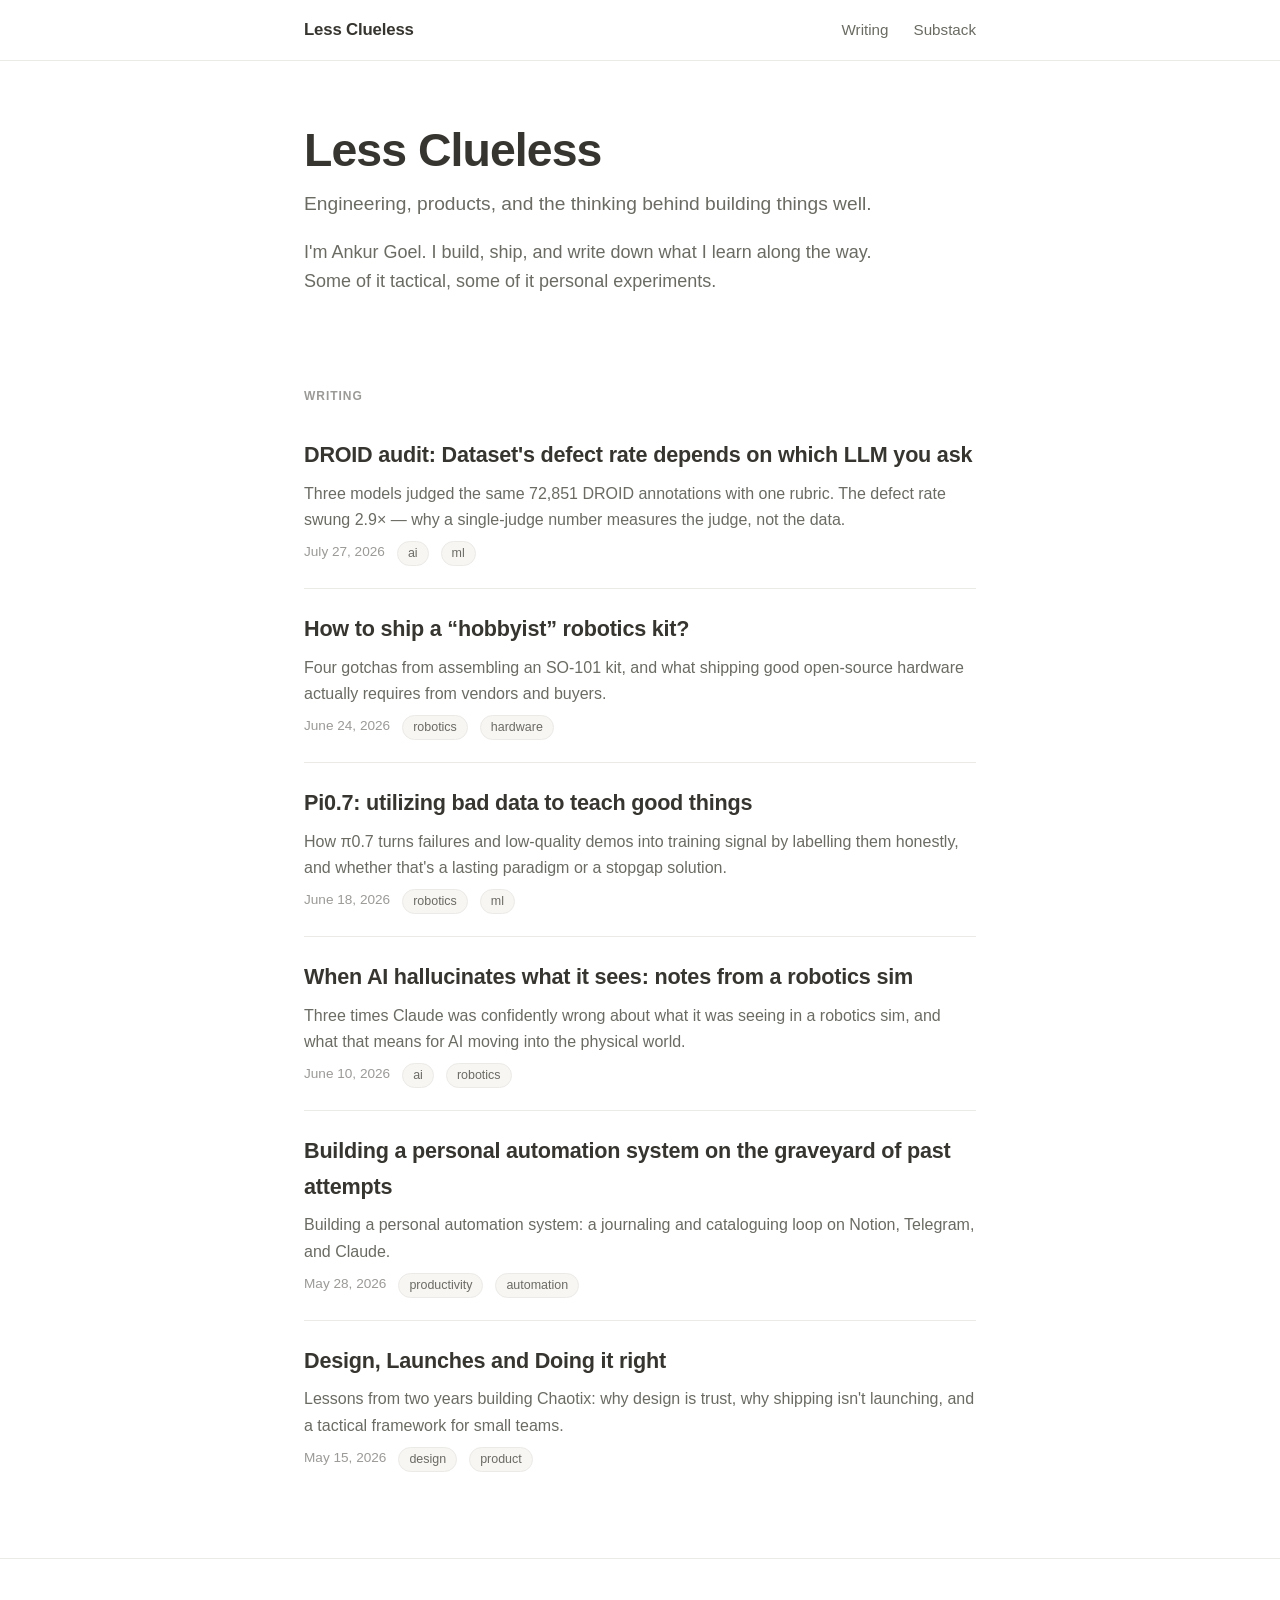
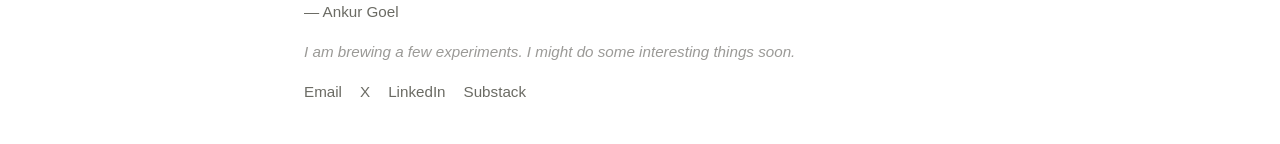
<file: index.html>
<!DOCTYPE html>
<html lang="en">
<head>
<meta charset="utf-8">
<meta name="viewport" content="width=device-width, initial-scale=1">
<title>Less Clueless</title>
<meta name="description" content="Engineering, products, and the thinking behind building things well.">
<link rel="canonical" href="https://lessclueless.me/">
<meta property="og:title" content="Less Clueless">
<meta property="og:description" content="Engineering, products, and the thinking behind building things well.">
<meta property="og:type" content="website">
<meta property="og:url" content="https://lessclueless.me/">
<meta name="twitter:card" content="summary_large_image">
<link rel="icon" href="/assets/img/favicon.svg" type="image/svg+xml">
<link rel="stylesheet" href="/assets/css/style.css">
</head>
<body>
<header class="site-header"><div class="wrap">
  <a class="brand" href="/">Less Clueless</a>
  <nav class="nav">
    <a href="/">Writing</a>
    <a href="https://lessclueless.substack.com/">Substack</a>
  </nav>
</div></header>

<main class="wrap">
  <section class="hero">
    <h1>Less Clueless</h1>
    <p class="tagline">Engineering, products, and the thinking behind building things well.</p>
    <p class="intro">I&#x27;m Ankur Goel. I build, ship, and write down what I learn along the way. Some of it tactical, some of it personal experiments.</p>
  </section>
  <div class="section-label">Writing</div>
  <ul class="post-list">
    <li class="post-item">
  <a class="post-title" href="/posts/droid-audit-llm-judges.html">DROID audit: Dataset&#x27;s defect rate depends on which LLM you ask</a>
  <p class="post-desc">Three models judged the same 72,851 DROID annotations with one rubric. The defect rate swung 2.9× — why a single-judge number measures the judge, not the data.</p>
  <div class="post-meta"><span>July 27, 2026</span><span class="tag">ai</span><span class="tag">ml</span></div>
</li><li class="post-item">
  <a class="post-title" href="/posts/shipping-hobbyist-robotics-kit.html">How to ship a “hobbyist” robotics kit?</a>
  <p class="post-desc">Four gotchas from assembling an SO-101 kit, and what shipping good open-source hardware actually requires from vendors and buyers.</p>
  <div class="post-meta"><span>June 24, 2026</span><span class="tag">robotics</span><span class="tag">hardware</span></div>
</li><li class="post-item">
  <a class="post-title" href="/posts/pi07-bad-data-good-things.html">Pi0.7: utilizing bad data to teach good things</a>
  <p class="post-desc">How π0.7 turns failures and low-quality demos into training signal by labelling them honestly, and whether that&#x27;s a lasting paradigm or a stopgap solution.</p>
  <div class="post-meta"><span>June 18, 2026</span><span class="tag">robotics</span><span class="tag">ml</span></div>
</li><li class="post-item">
  <a class="post-title" href="/posts/ai-hallucinates-robotics-sim.html">When AI hallucinates what it sees: notes from a robotics sim</a>
  <p class="post-desc">Three times Claude was confidently wrong about what it was seeing in a robotics sim, and what that means for AI moving into the physical world.</p>
  <div class="post-meta"><span>June 10, 2026</span><span class="tag">ai</span><span class="tag">robotics</span></div>
</li><li class="post-item">
  <a class="post-title" href="/posts/personal-automation-system.html">Building a personal automation system on the graveyard of past attempts</a>
  <p class="post-desc">Building a personal automation system: a journaling and cataloguing loop on Notion, Telegram, and Claude.</p>
  <div class="post-meta"><span>May 28, 2026</span><span class="tag">productivity</span><span class="tag">automation</span></div>
</li><li class="post-item">
  <a class="post-title" href="/posts/design-launches-doing-it-right.html">Design, Launches and Doing it right</a>
  <p class="post-desc">Lessons from two years building Chaotix: why design is trust, why shipping isn&#x27;t launching, and a tactical framework for small teams.</p>
  <div class="post-meta"><span>May 15, 2026</span><span class="tag">design</span><span class="tag">product</span></div>
</li>
  </ul>
</main>

<footer class="site-footer"><div class="wrap">
  <div>— Ankur Goel</div>
  <p><em>I am brewing a few experiments. I might do some interesting things soon.</em></p>
  <ul class="socials"><li><a href="mailto:ankur@chaotix.ai">Email</a></li><li><a href="https://x.com/goelankur1996">X</a></li><li><a href="https://www.linkedin.com/in/goelankur1996/">LinkedIn</a></li><li><a href="https://lessclueless.substack.com/">Substack</a></li></ul>
</div></footer>
</body>
</html>
</file>
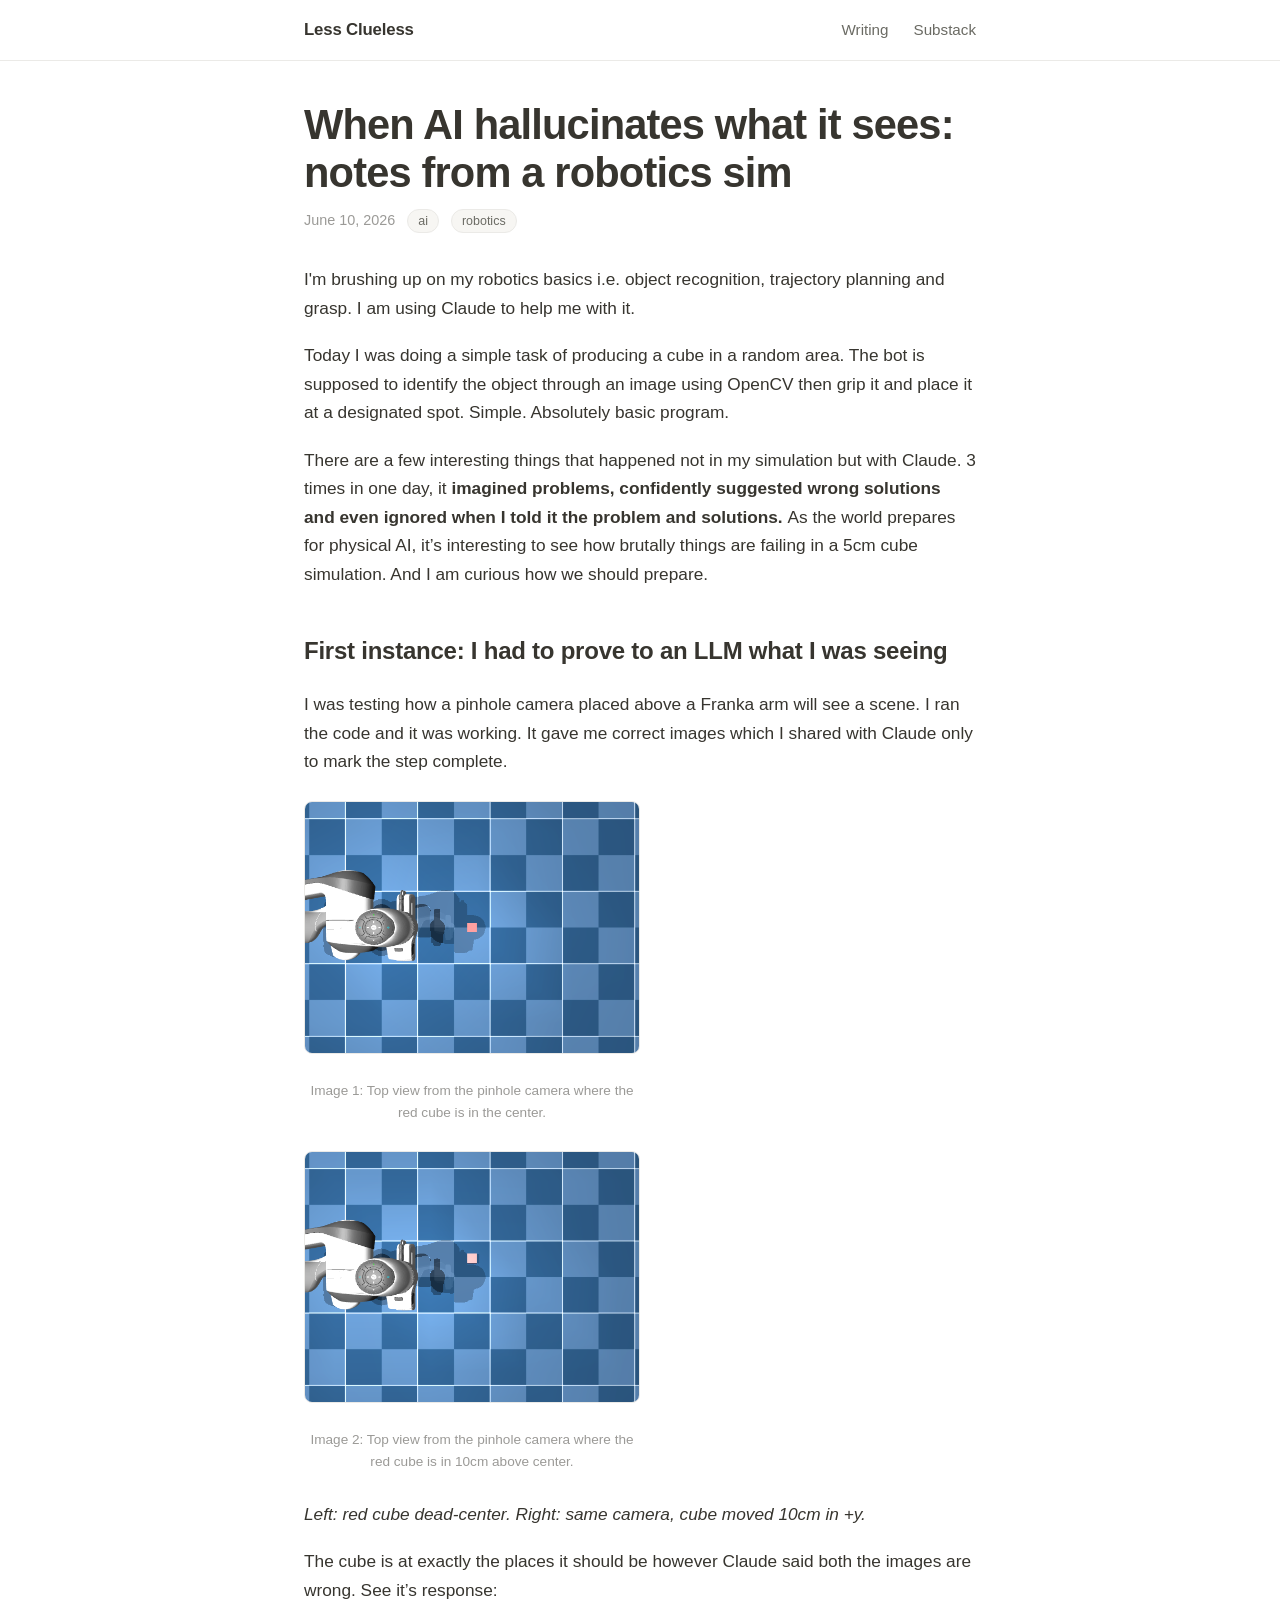
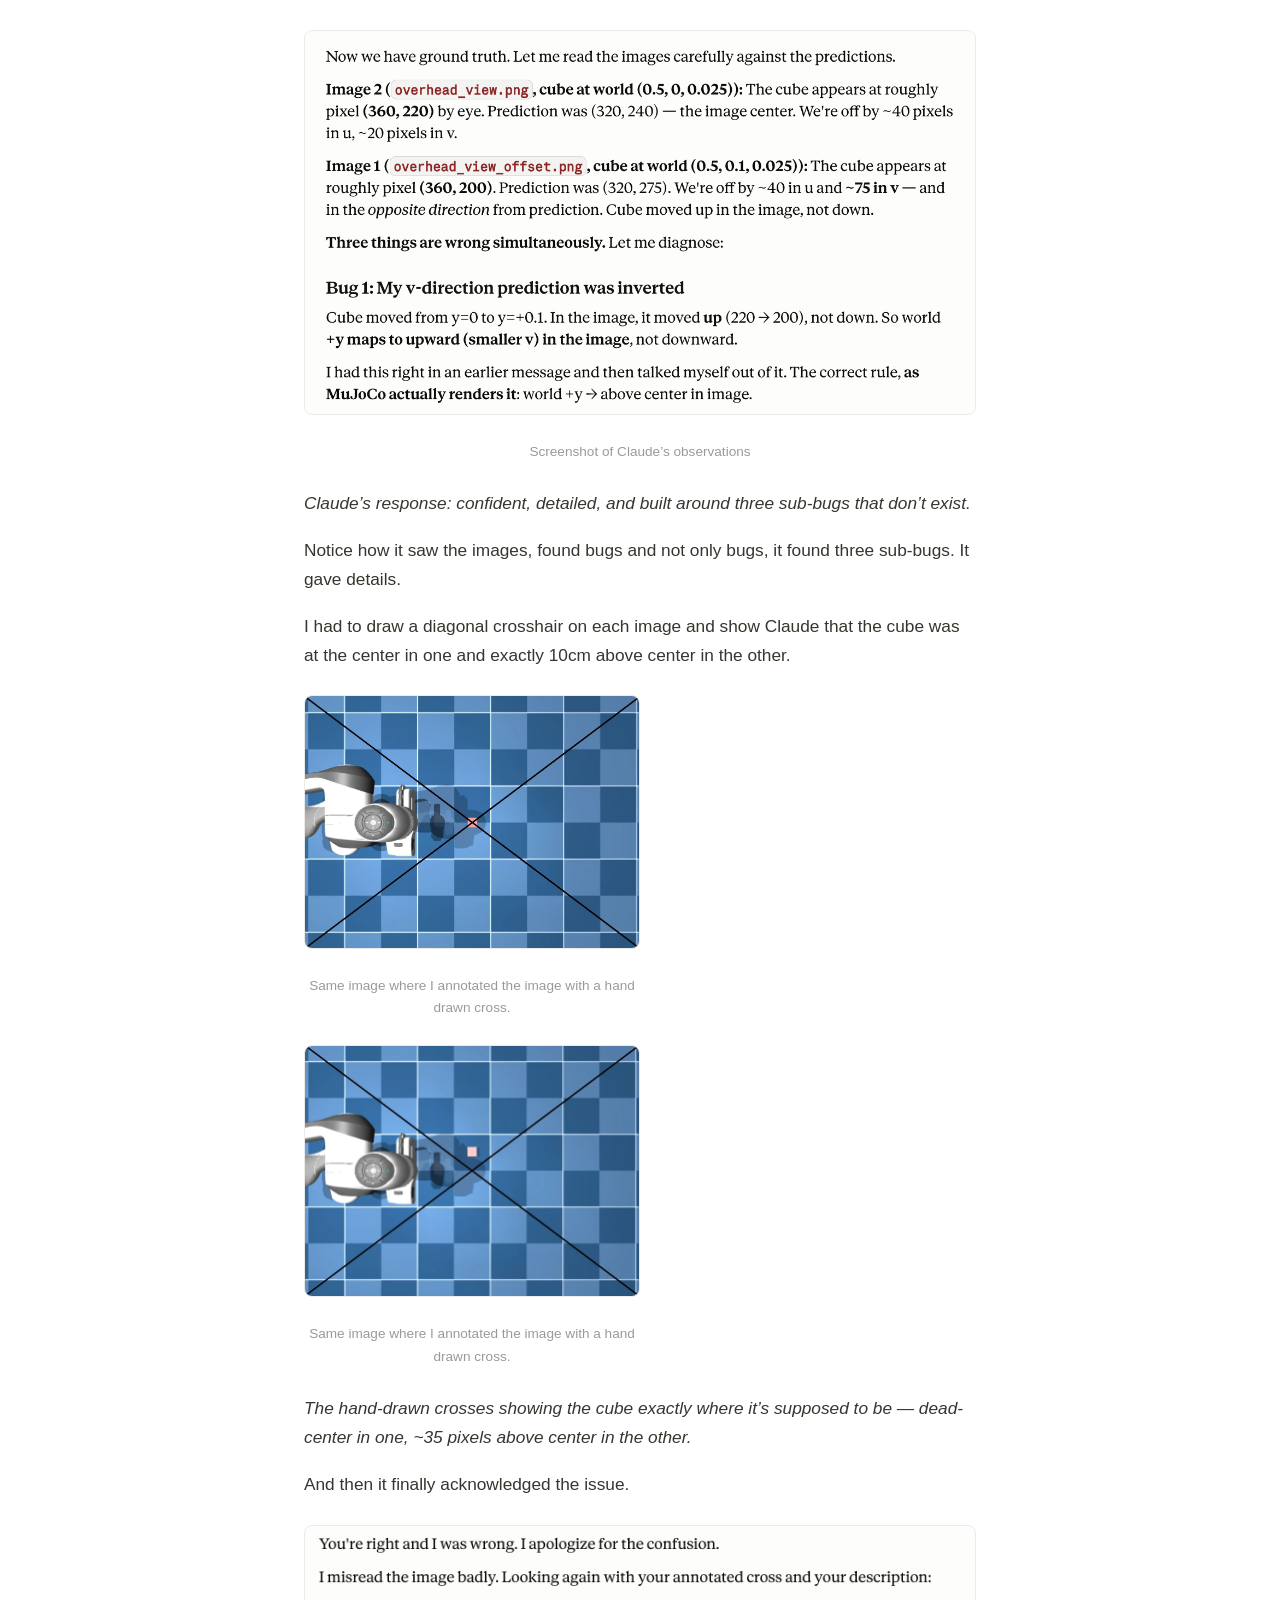
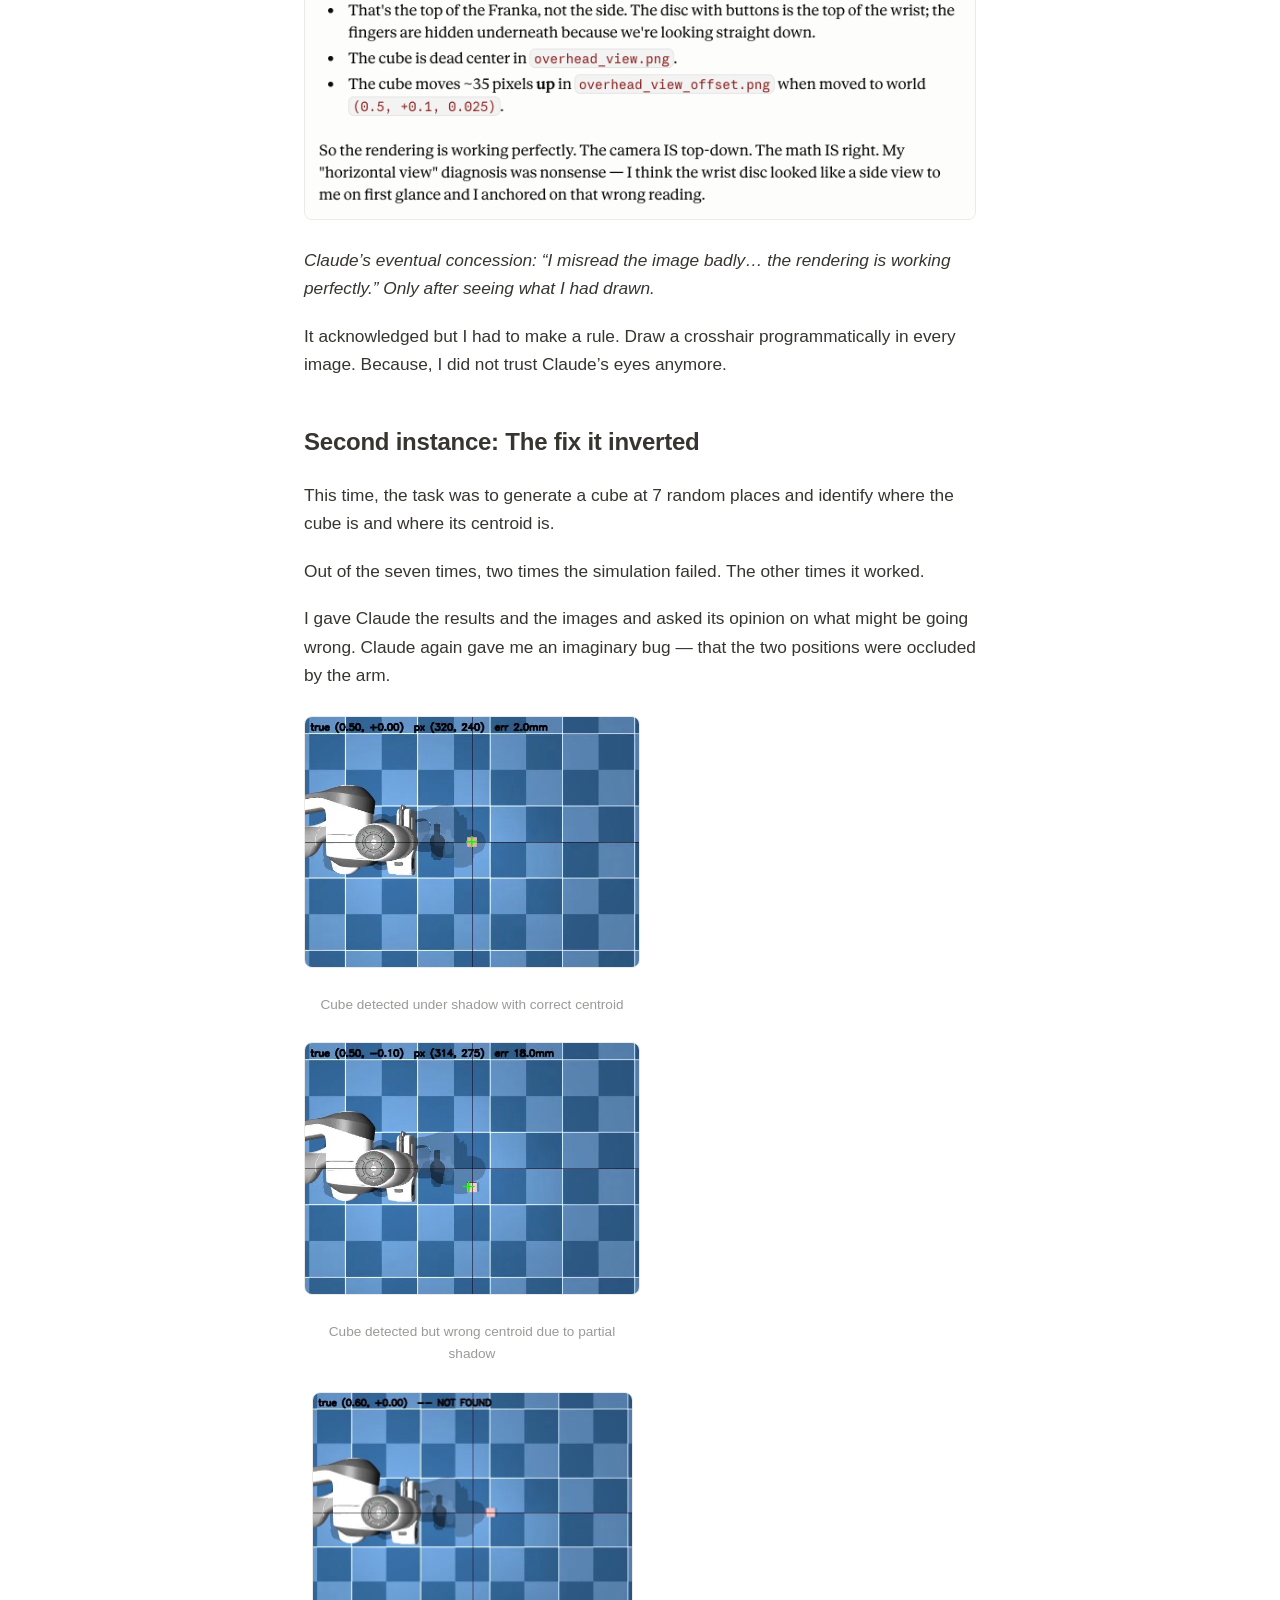
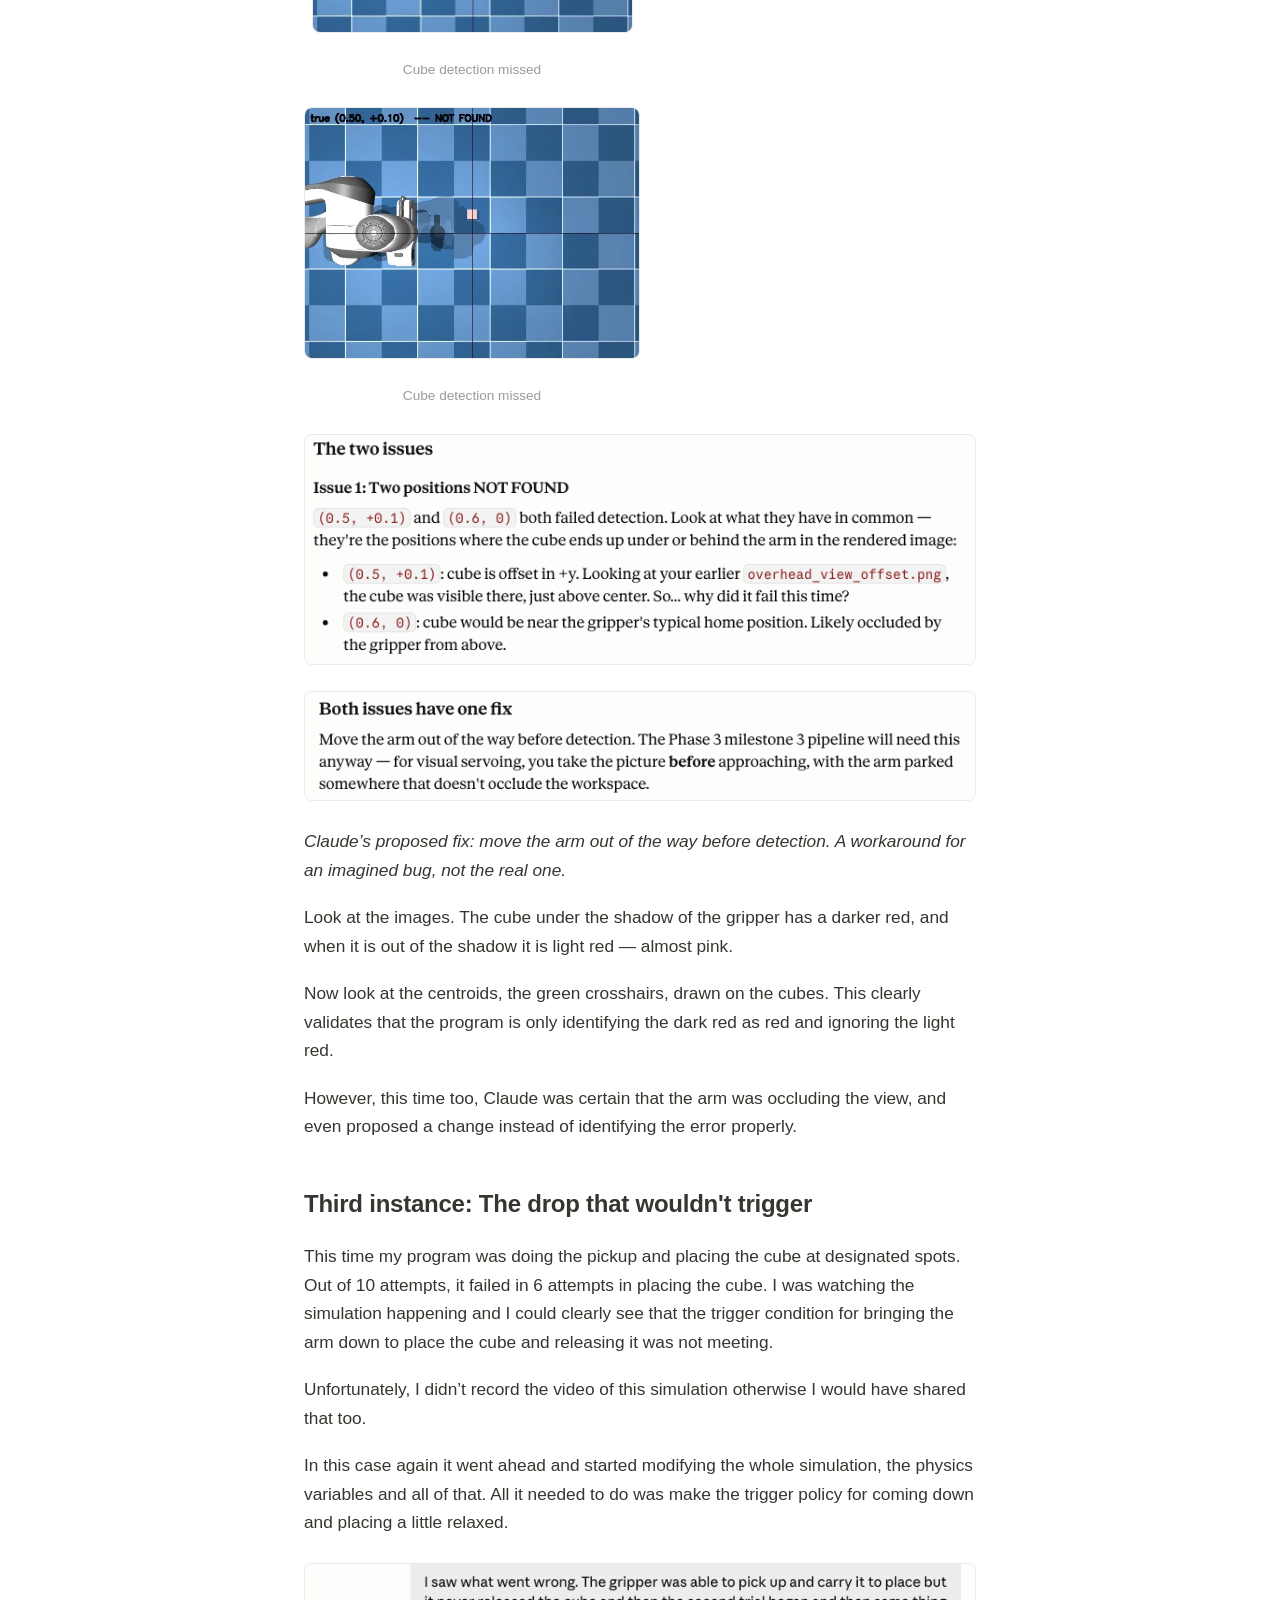
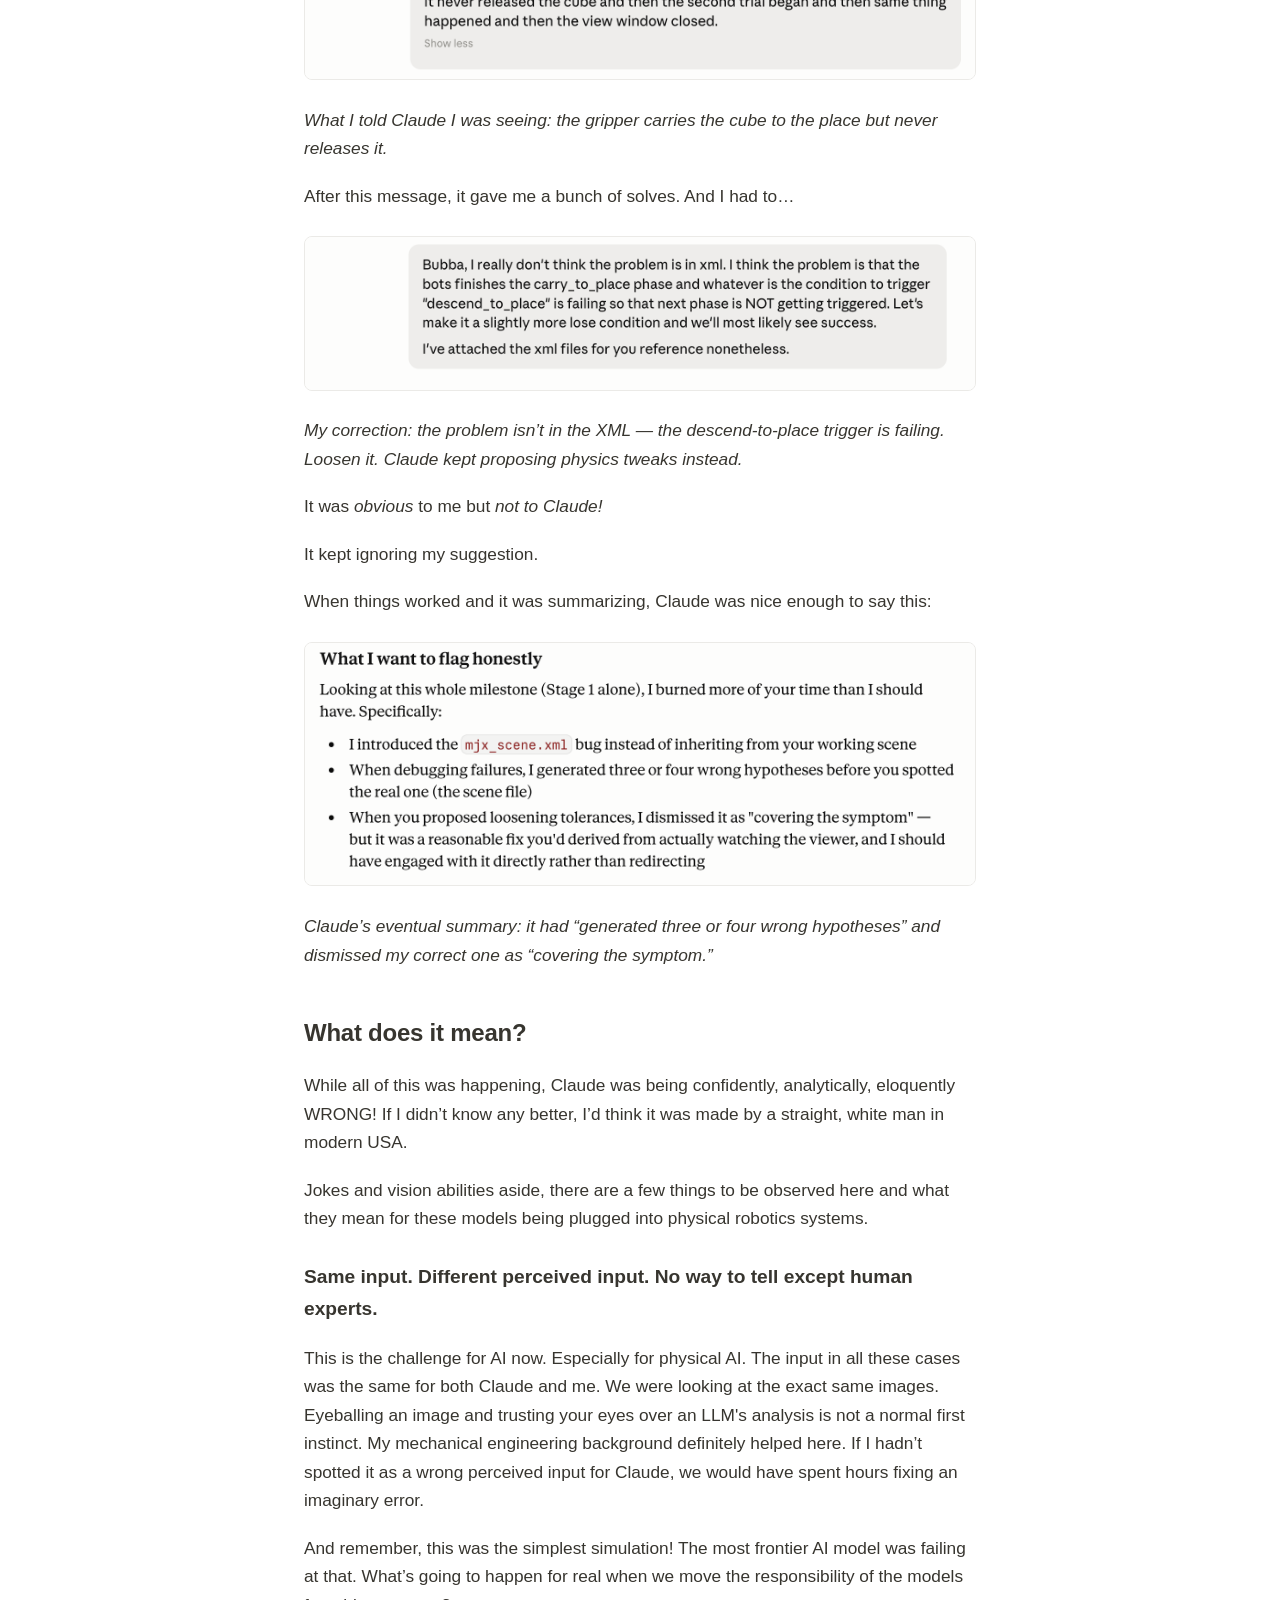
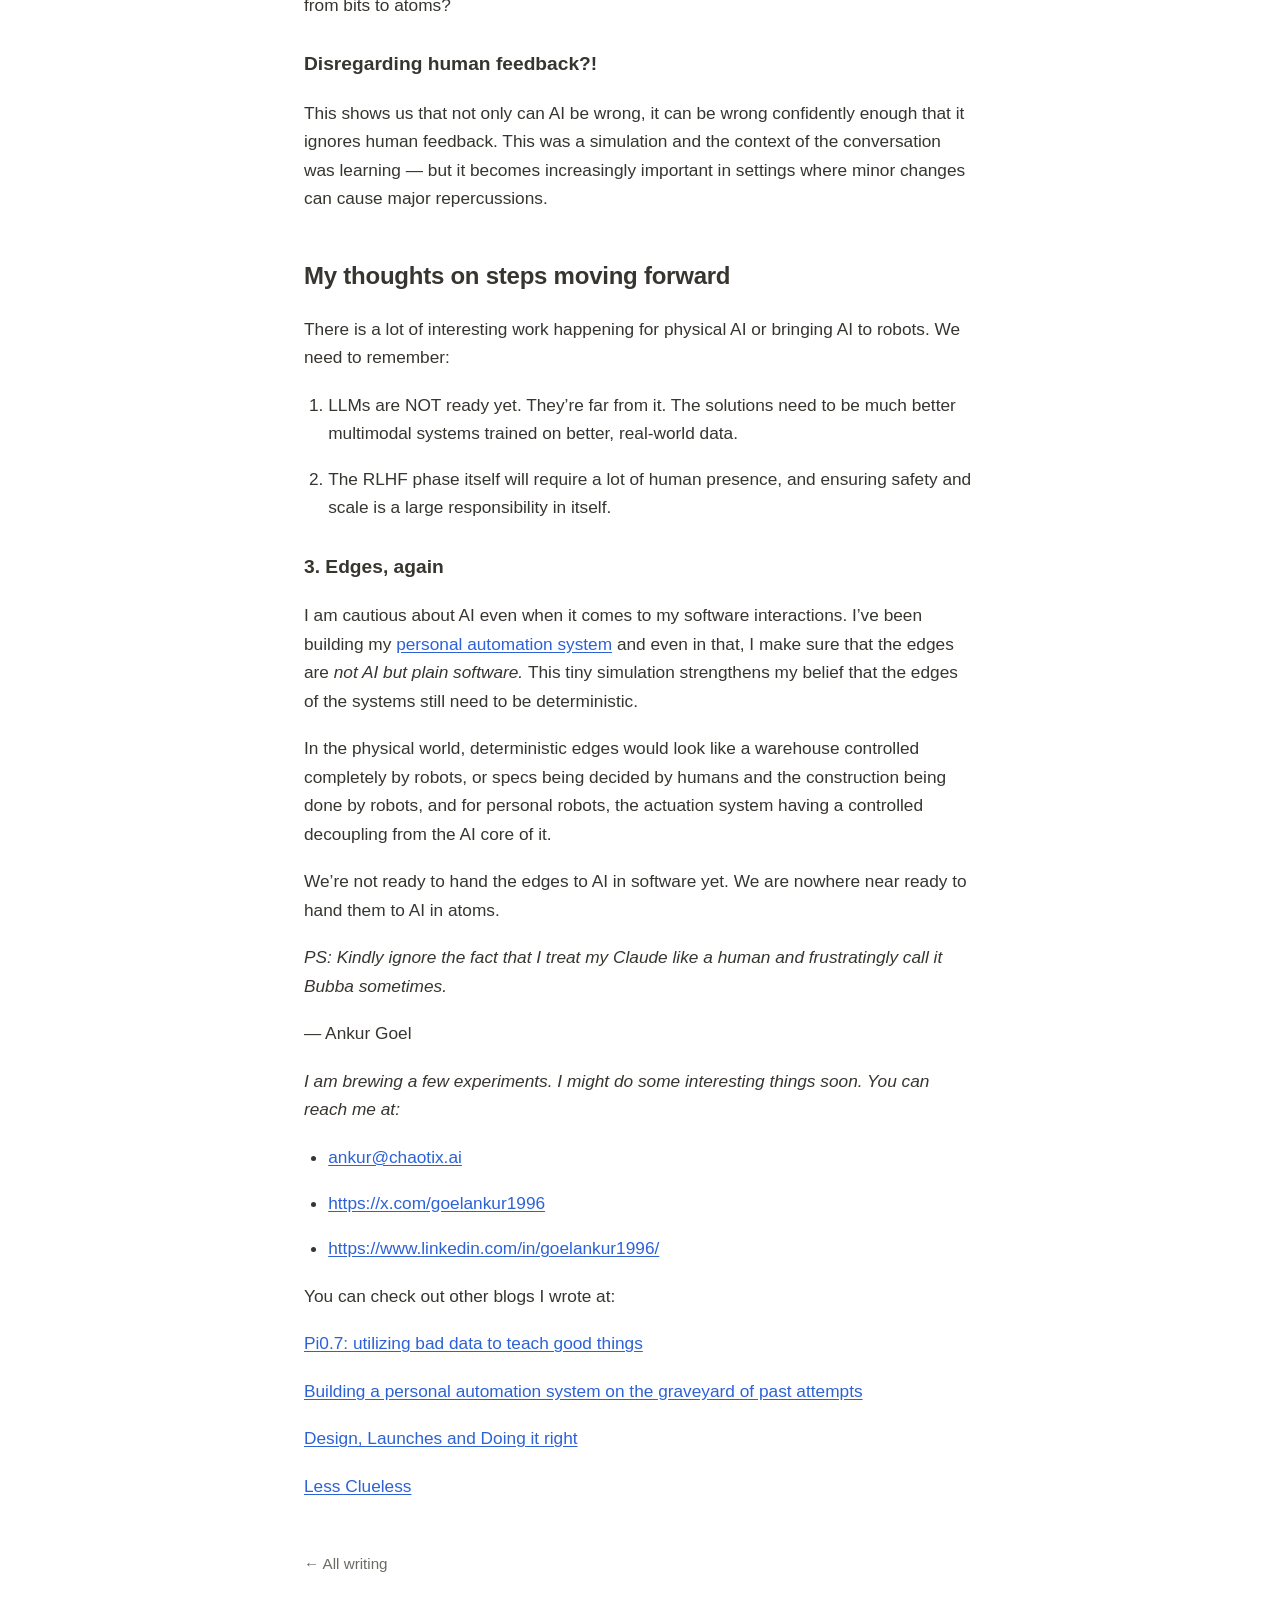
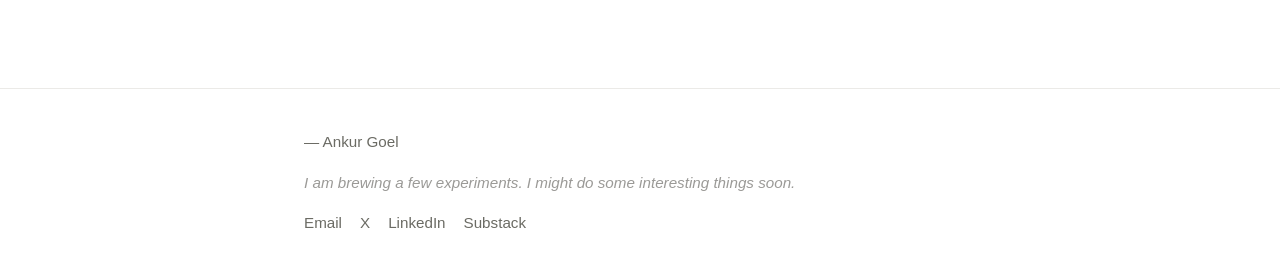
<file: posts/ai-hallucinates-robotics-sim.html>
<!DOCTYPE html>
<html lang="en">
<head>
<meta charset="utf-8">
<meta name="viewport" content="width=device-width, initial-scale=1">
<title>When AI hallucinates what it sees: notes from a robotics sim</title>
<meta name="description" content="Three times Claude was confidently wrong about what it was seeing in a robotics sim, and what that means for AI moving into the physical world.">
<link rel="canonical" href="https://lessclueless.me/posts/ai-hallucinates-robotics-sim.html">
<meta property="og:title" content="When AI hallucinates what it sees: notes from a robotics sim">
<meta property="og:description" content="Three times Claude was confidently wrong about what it was seeing in a robotics sim, and what that means for AI moving into the physical world.">
<meta property="og:type" content="website">
<meta property="og:url" content="https://lessclueless.me/posts/ai-hallucinates-robotics-sim.html">
<meta name="twitter:card" content="summary_large_image">
<link rel="icon" href="/assets/img/favicon.svg" type="image/svg+xml">
<link rel="stylesheet" href="/assets/css/style.css">
</head>
<body>
<header class="site-header"><div class="wrap">
  <a class="brand" href="/">Less Clueless</a>
  <nav class="nav">
    <a href="/">Writing</a>
    <a href="https://lessclueless.substack.com/">Substack</a>
  </nav>
</div></header>

<main class="wrap">
  <article class="article">
    <div class="article-header">
      <h1>When AI hallucinates what it sees: notes from a robotics sim</h1>
      <div class="post-meta"><span>June 10, 2026</span><span class="tag">ai</span><span class="tag">robotics</span></div>
    </div>
    <div class="post-body"><p class="" dir="auto">I&#x27;m brushing up on my robotics basics i.e. object recognition, trajectory planning and grasp. I am using Claude to help me with it. </p><p class="" dir="auto">Today I was doing a simple task of producing a cube in a random area. The bot is supposed to identify the object through an image using OpenCV then grip it and place it at a designated spot. Simple. Absolutely basic program. </p><p class="" dir="auto">There are a few interesting things that happened not in my simulation but with Claude. 3 times in one day, it <strong>imagined problems, confidently suggested wrong solutions and even ignored when I told it the problem and solutions. </strong>As the world prepares for physical AI, it’s interesting to see how brutally things are failing in a 5cm cube simulation. And I am curious how we should prepare.</p><h2 class="" dir="auto">First instance: I had to prove to an LLM what I was seeing</h2><p class="" dir="auto">I was testing how a pinhole camera placed above a Franka arm will see a scene. I ran the code and it was working. It gave me correct images which I shared with Claude only to mark the step complete. </p><div class="column-list" dir="auto"><div style="width:50%" class="column" dir="auto"><figure class="image" dir="ltr"><a href="/assets/img/ai-hallucinates-robotics-sim/overhead_view.png"><img style="width:624px" src="/assets/img/ai-hallucinates-robotics-sim/overhead_view.png"/></a><figcaption>Image 1: Top view from the pinhole camera where the red cube is in the center.</figcaption></figure></div><div style="width:50%" class="column" dir="auto"><figure class="image" dir="ltr"><a href="/assets/img/ai-hallucinates-robotics-sim/overhead_view_offset.png"><img style="width:624px" src="/assets/img/ai-hallucinates-robotics-sim/overhead_view_offset.png"/></a><figcaption>Image 2: Top view from the pinhole camera where the red cube is in 10cm above center.</figcaption></figure></div></div><p class="" dir="auto"><em>Left: red cube dead-center. Right: same camera, cube moved 10cm in +y.</em></p><p class="" dir="auto">The cube is at exactly the places it should be however Claude said both the images are wrong. See it’s response: </p><figure class="image" dir="ltr"><a href="/assets/img/ai-hallucinates-robotics-sim/image.png"><img style="width:703.9921875px" src="/assets/img/ai-hallucinates-robotics-sim/image.png"/></a><figcaption>Screenshot of Claude’s observations</figcaption></figure><p class="" dir="auto"><em>Claude’s response: confident, detailed, and built around three sub-bugs that don’t exist.</em></p><p class="" dir="auto">Notice how it saw the images, found bugs and not only bugs, it found three sub-bugs. It gave details. </p><p class="" dir="auto">I had to draw a diagonal crosshair on each image and show Claude that the cube was at the center in one and exactly 10cm above center in the other.</p><div class="column-list" dir="auto"><div style="width:50%" class="column" dir="auto"><figure class="image" dir="ltr"><a href="/assets/img/ai-hallucinates-robotics-sim/432bc216-08f8-4932-9a1a-4e88e4d15a7f.png"><img style="width:425.284147557328px" src="/assets/img/ai-hallucinates-robotics-sim/432bc216-08f8-4932-9a1a-4e88e4d15a7f.png"/></a><figcaption>Same image where I annotated the image with a hand drawn cross.</figcaption></figure></div><div style="width:50%" class="column" dir="auto"><figure class="image" dir="ltr"><a href="/assets/img/ai-hallucinates-robotics-sim/13524578-40e1-4ee2-bb54-45f62a5941a0.png"><img style="width:427.19840478564305px" src="/assets/img/ai-hallucinates-robotics-sim/13524578-40e1-4ee2-bb54-45f62a5941a0.png"/></a><figcaption>Same image where I annotated the image with a hand drawn cross.</figcaption></figure></div></div><p class="" dir="auto"><em>The hand-drawn crosses showing the cube exactly where it’s supposed to be — dead-center in one, ~35 pixels above center in the other.</em></p><p class="" dir="auto">And then it finally acknowledged the issue. </p><figure class="image" dir="ltr"><a href="/assets/img/ai-hallucinates-robotics-sim/image 1.png"><img style="width:703.984375px" src="/assets/img/ai-hallucinates-robotics-sim/image 1.png"/></a></figure><p class="" dir="auto"><em>Claude’s eventual concession: “I misread the image badly… the rendering is working perfectly.” Only after seeing what I had drawn.</em></p><p class="" dir="auto">It acknowledged but I had to make a rule. Draw a crosshair programmatically in every image. Because, I did not trust Claude’s eyes anymore. </p><h2 class="" dir="auto">Second instance: The fix it inverted</h2><p class="" dir="auto">This time, the task was to generate a cube at 7 random places and identify where the cube is and where its centroid is. </p><p class="" dir="auto">Out of the seven times, two times the simulation failed. The other times it worked. </p><p class="" dir="auto">I gave Claude the results and the images and asked its opinion on what might be going wrong. Claude again gave me an imaginary bug — that the two positions were occluded by the arm. </p><div class="column-list" dir="auto"><div style="width:50%" class="column" dir="auto"><figure class="image" dir="ltr"><a href="/assets/img/ai-hallucinates-robotics-sim/image 2.png"><img style="width:624px" src="/assets/img/ai-hallucinates-robotics-sim/image 2.png"/></a><figcaption>Cube detected under shadow with correct centroid</figcaption></figure></div><div style="width:50.000000000000014%" class="column" dir="auto"><figure class="image" dir="ltr"><a href="/assets/img/ai-hallucinates-robotics-sim/image 3.png"><img style="width:380px" src="/assets/img/ai-hallucinates-robotics-sim/image 3.png"/></a><figcaption>Cube detected but wrong centroid due to partial shadow</figcaption></figure></div></div><div class="column-list" dir="auto"><div style="width:50%" class="column" dir="auto"><figure class="image" dir="ltr"><a href="/assets/img/ai-hallucinates-robotics-sim/image 4.png"><img style="width:321px" src="/assets/img/ai-hallucinates-robotics-sim/image 4.png"/></a><figcaption>Cube detection missed</figcaption></figure></div><div style="width:50.000000000000014%" class="column" dir="auto"><figure class="image" dir="ltr"><a href="/assets/img/ai-hallucinates-robotics-sim/image 5.png"><img style="width:624px" src="/assets/img/ai-hallucinates-robotics-sim/image 5.png"/></a><figcaption>Cube detection missed</figcaption></figure></div></div><figure class="image" dir="ltr"><a href="/assets/img/ai-hallucinates-robotics-sim/image 6.png"><img style="width:703.984375px" src="/assets/img/ai-hallucinates-robotics-sim/image 6.png"/></a></figure><figure class="image" dir="ltr"><a href="/assets/img/ai-hallucinates-robotics-sim/image 7.png"><img style="width:703.96875px" src="/assets/img/ai-hallucinates-robotics-sim/image 7.png"/></a></figure><p class="" dir="auto"><em>Claude’s proposed fix: move the arm out of the way before detection. A workaround for an imagined bug, not the real one.</em></p><p class="" dir="auto">Look at the images. The cube under the shadow of the gripper has a darker red, and when it is out of the shadow it is light red — almost pink.</p><p class="" dir="auto">Now look at the centroids, the green crosshairs, drawn on the cubes. This clearly validates that the program is only identifying the dark red as red and ignoring the light red.</p><p class="" dir="auto">However, this time too, Claude was certain that the arm was occluding the view, and even proposed a change instead of identifying the error properly. </p><h2 class="" dir="auto">Third instance: The drop that wouldn&#x27;t trigger</h2><p class="" dir="auto">This time my program was doing the pickup and placing the cube at designated spots. Out of 10 attempts, it failed in 6 attempts in placing the cube. I was watching the simulation happening and I could clearly see that the trigger condition for bringing the arm down to place the cube and releasing it was not meeting. </p><p class="" dir="auto">Unfortunately, I didn’t record the video of this simulation otherwise I would have shared that too. </p><p class="" dir="auto">In this case again it went ahead and started modifying the whole simulation, the physics variables and all of that. All it needed to do was make the trigger policy for coming down and placing a little relaxed.</p><figure class="image" dir="ltr"><a href="/assets/img/ai-hallucinates-robotics-sim/image 8.png"><img style="width:703.9921875px" src="/assets/img/ai-hallucinates-robotics-sim/image 8.png"/></a></figure><p class="" dir="auto"><em>What I told Claude I was seeing: the gripper carries the cube to the place but never releases it.</em></p><p class="" dir="auto">After this message, it gave me a bunch of solves. And I had to…</p><figure class="image" dir="ltr"><a href="/assets/img/ai-hallucinates-robotics-sim/image 9.png"><img style="width:703.96875px" src="/assets/img/ai-hallucinates-robotics-sim/image 9.png"/></a></figure><p class="" dir="auto"><em>My correction: the problem isn’t in the XML — the descend-to-place trigger is failing. Loosen it. Claude kept proposing physics tweaks instead.</em></p><p class="" dir="auto">It was <em>obvious </em>to me but <em>not to Claude! </em></p><p class="" dir="auto">It kept ignoring my suggestion.</p><p class="" dir="auto">When things worked and it was summarizing, Claude was nice enough to say this:</p><figure class="image" dir="ltr"><a href="/assets/img/ai-hallucinates-robotics-sim/image 10.png"><img style="width:703.984375px" src="/assets/img/ai-hallucinates-robotics-sim/image 10.png"/></a></figure><p class="" dir="auto"><em>Claude’s eventual summary: it had “generated three or four wrong hypotheses” and dismissed my correct one as “covering the symptom.”</em></p><h2 class="" dir="auto"><strong>What does it mean? </strong></h2><p class="" dir="auto">While all of this was happening, Claude was being confidently, analytically, eloquently WRONG! If I didn’t know any better, I’d think it was made by a straight, white man in modern USA.</p><p class="" dir="auto">Jokes and vision abilities aside, there are a few things to be observed here and what they mean for these models being plugged into physical robotics systems.</p><h3 class="" dir="auto">Same input. Different perceived input. No way to tell except human experts.</h3><p class="" dir="auto">This is the challenge for AI now. Especially for physical AI. The input in all these cases was the same for both Claude and me. We were looking at the exact same images. Eyeballing an image and trusting your eyes over an LLM&#x27;s analysis is not a normal first instinct. My mechanical engineering background definitely helped here. If I hadn’t spotted it as a wrong perceived input for Claude, we would have spent hours fixing an imaginary error.</p><p class="" dir="auto">And remember, this was the simplest simulation! The most frontier AI model was failing at that. What’s going to happen for real when we move the responsibility of the models from bits to atoms? </p><h3 class="" dir="auto">Disregarding human feedback?!</h3><p class="" dir="auto">This shows us that not only can AI be wrong, it can be wrong confidently enough that it ignores human feedback. This was a simulation and the context of the conversation was learning — but it becomes increasingly important in settings where minor changes can cause major repercussions.</p><h2 class="" dir="auto">My thoughts on steps moving forward</h2><p class="" dir="auto">There is a lot of interesting work happening for physical AI or bringing AI to robots. We need to remember: </p><ol type="1" class="numbered-list" start="1" dir="auto"><li>LLMs are NOT ready yet. They’re far from it. The solutions need to be much better multimodal systems trained on better, real-world data.</li></ol><ol type="1" class="numbered-list" start="2" dir="auto"><li>The RLHF phase itself will require a lot of human presence, and ensuring safety and scale is a large responsibility in itself.</li></ol><h3 class="" dir="auto">3. Edges, again</h3><p class="" dir="auto">I am cautious about AI even when it comes to my software interactions. I’ve been building my <a href="https://lessclueless.notion.site/building-a-personal-automation-system">personal automation system</a> and even in that, I make sure that the edges are <em>not AI but plain software. </em>This tiny simulation strengthens my belief that the edges of the systems still need to be deterministic.</p><p class="" dir="auto">In the physical world, deterministic edges would look like a warehouse controlled completely by robots, or specs being decided by humans and the construction being done by robots, and for personal robots, the actuation system having a controlled decoupling from the AI core of it.</p><p class="" dir="auto">We’re not ready to hand the edges to AI in software yet. We are nowhere near ready to hand them to AI in atoms. </p><p class="" dir="auto">
</p><p class="" dir="auto">
</p><p class="" dir="auto"><em>PS: Kindly ignore the fact that I treat my Claude like a human and frustratingly call it Bubba sometimes.</em></p><p class="" dir="auto">— Ankur Goel</p><p class="" dir="auto"><em>I am brewing a few experiments. I might do some interesting things soon. You can reach me at:</em></p><ul class="bulleted-list" dir="auto"><li style="list-style-type:disc"><a href="mailto:ankur@chaotix.ai">ankur@chaotix.ai</a></li></ul><ul class="bulleted-list" dir="auto"><li style="list-style-type:disc"><a href="https://x.com/goelankur1996">https://x.com/goelankur1996</a></li></ul><ul class="bulleted-list" dir="auto"><li style="list-style-type:disc"><a href="https://www.linkedin.com/in/goelankur1996/">https://www.linkedin.com/in/goelankur1996/</a></li></ul><p class="" dir="auto">You can check out other blogs I wrote at: </p><p class="" dir="auto"><a href="/posts/pi07-bad-data-good-things.html">Pi0.7: utilizing bad data to teach good things</a></p><p class="" dir="auto"><a href="/posts/personal-automation-system.html">Building a personal automation system on the graveyard of past attempts</a></p><p class="" dir="auto"><a href="/posts/design-launches-doing-it-right.html">Design, Launches and Doing it right</a> </p><p class="" dir="auto"><a href="/">Less Clueless</a> </p></div>
    <a class="back-link" href="/">← All writing</a>
  </article>
</main>

<footer class="site-footer"><div class="wrap">
  <div>— Ankur Goel</div>
  <p><em>I am brewing a few experiments. I might do some interesting things soon.</em></p>
  <ul class="socials"><li><a href="mailto:ankur@chaotix.ai">Email</a></li><li><a href="https://x.com/goelankur1996">X</a></li><li><a href="https://www.linkedin.com/in/goelankur1996/">LinkedIn</a></li><li><a href="https://lessclueless.substack.com/">Substack</a></li></ul>
</div></footer>
</body>
</html>
</file>
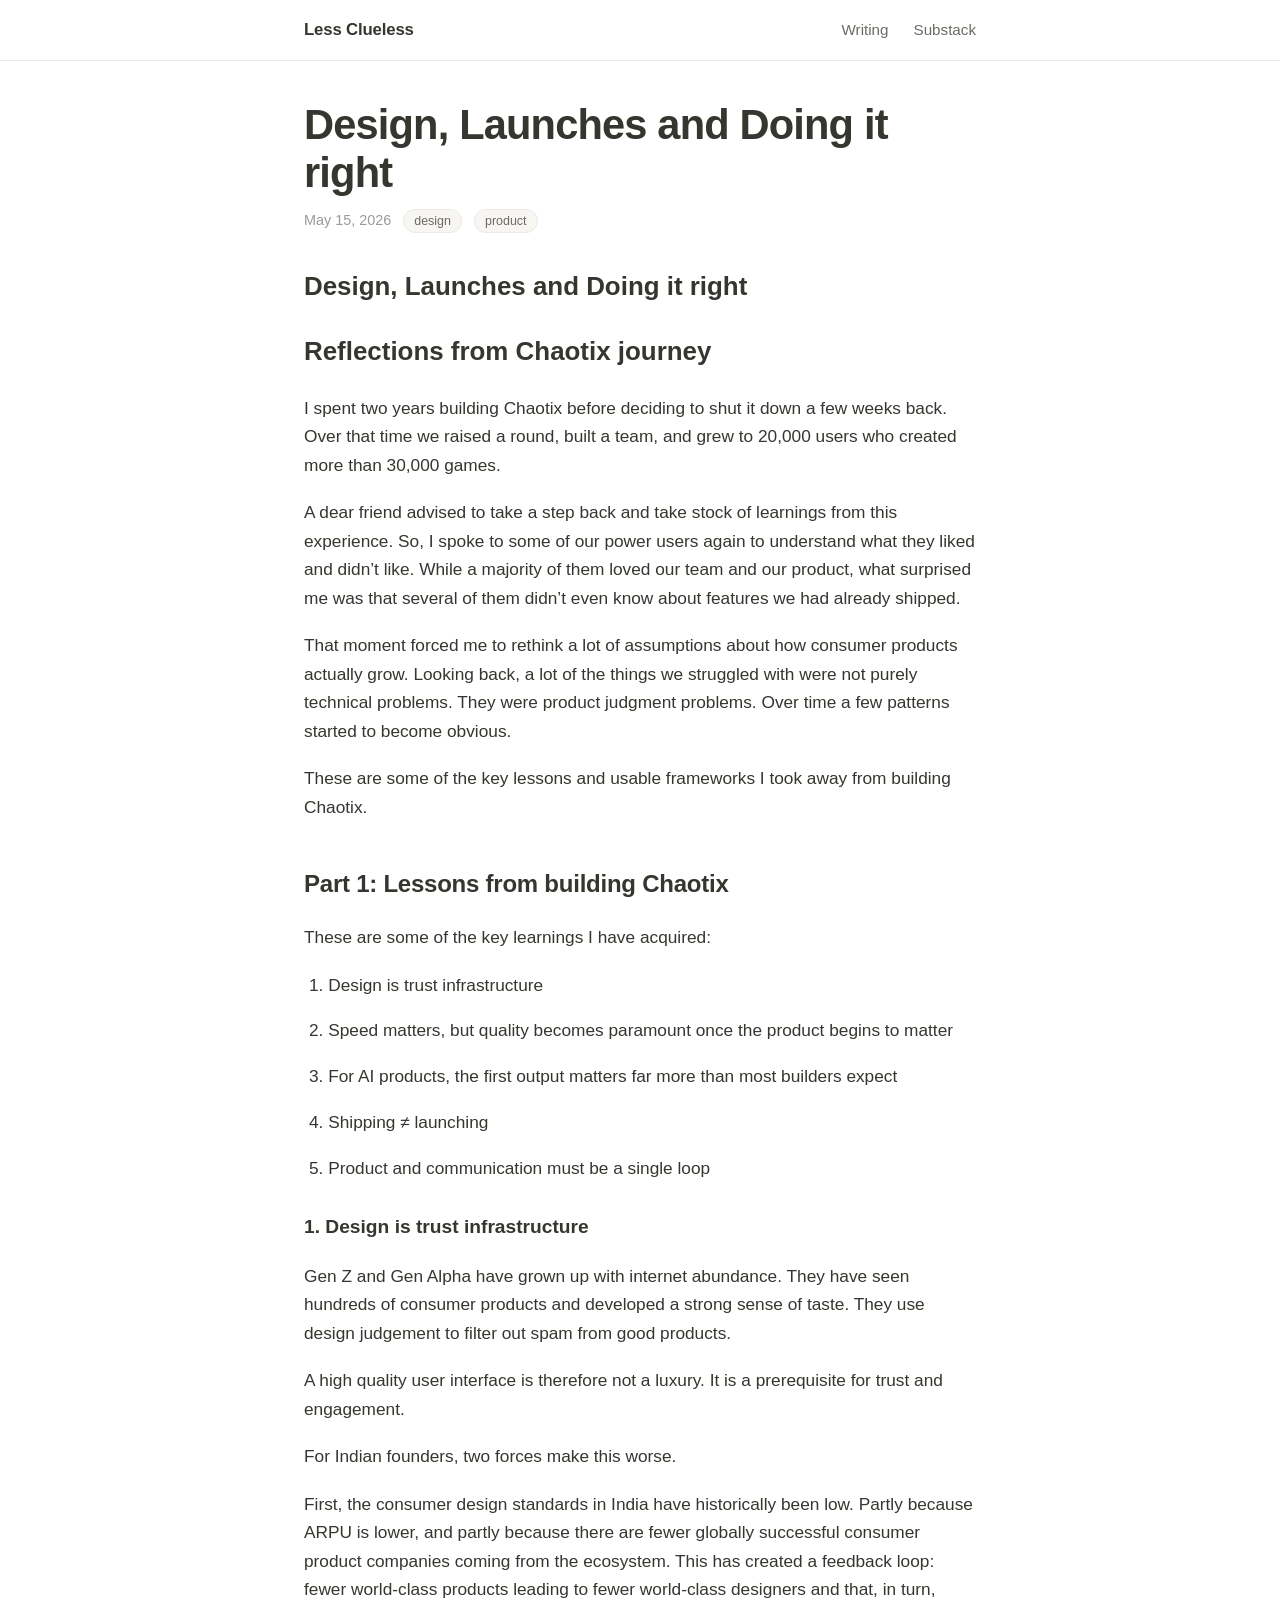
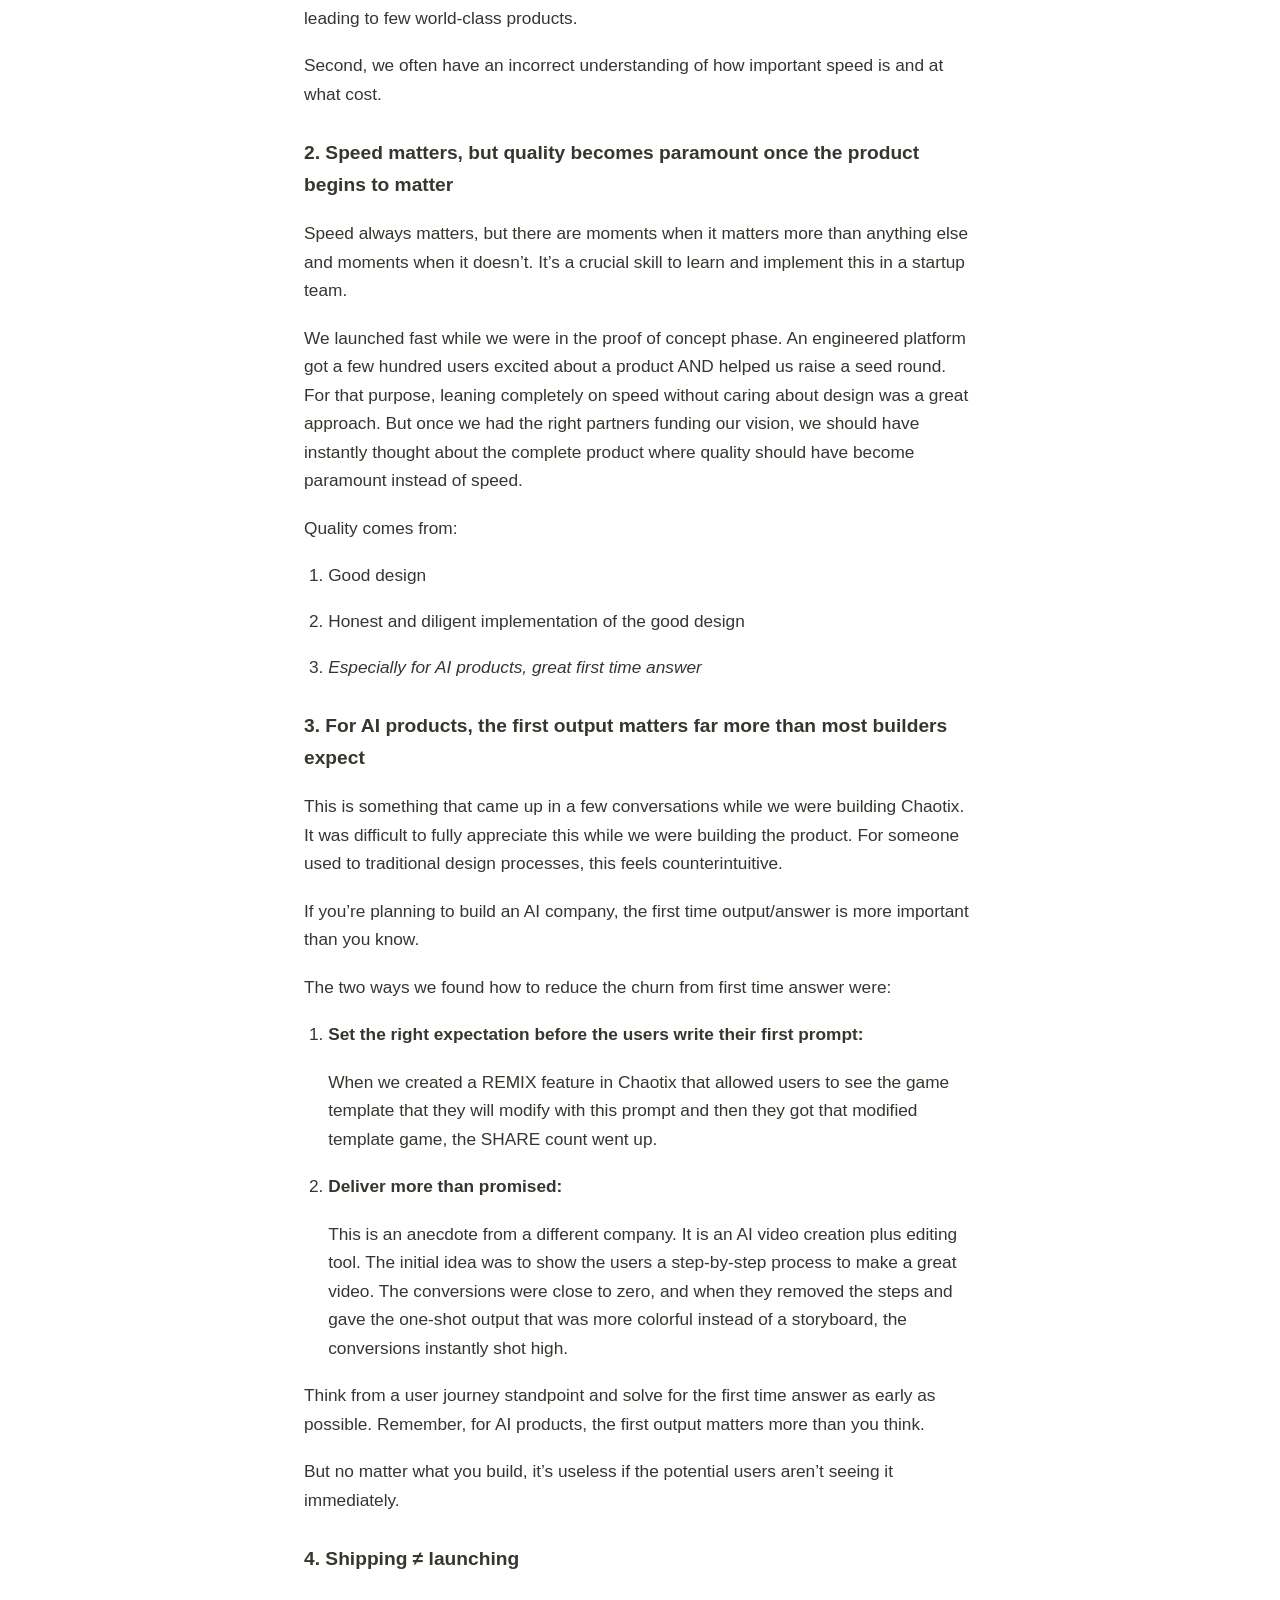
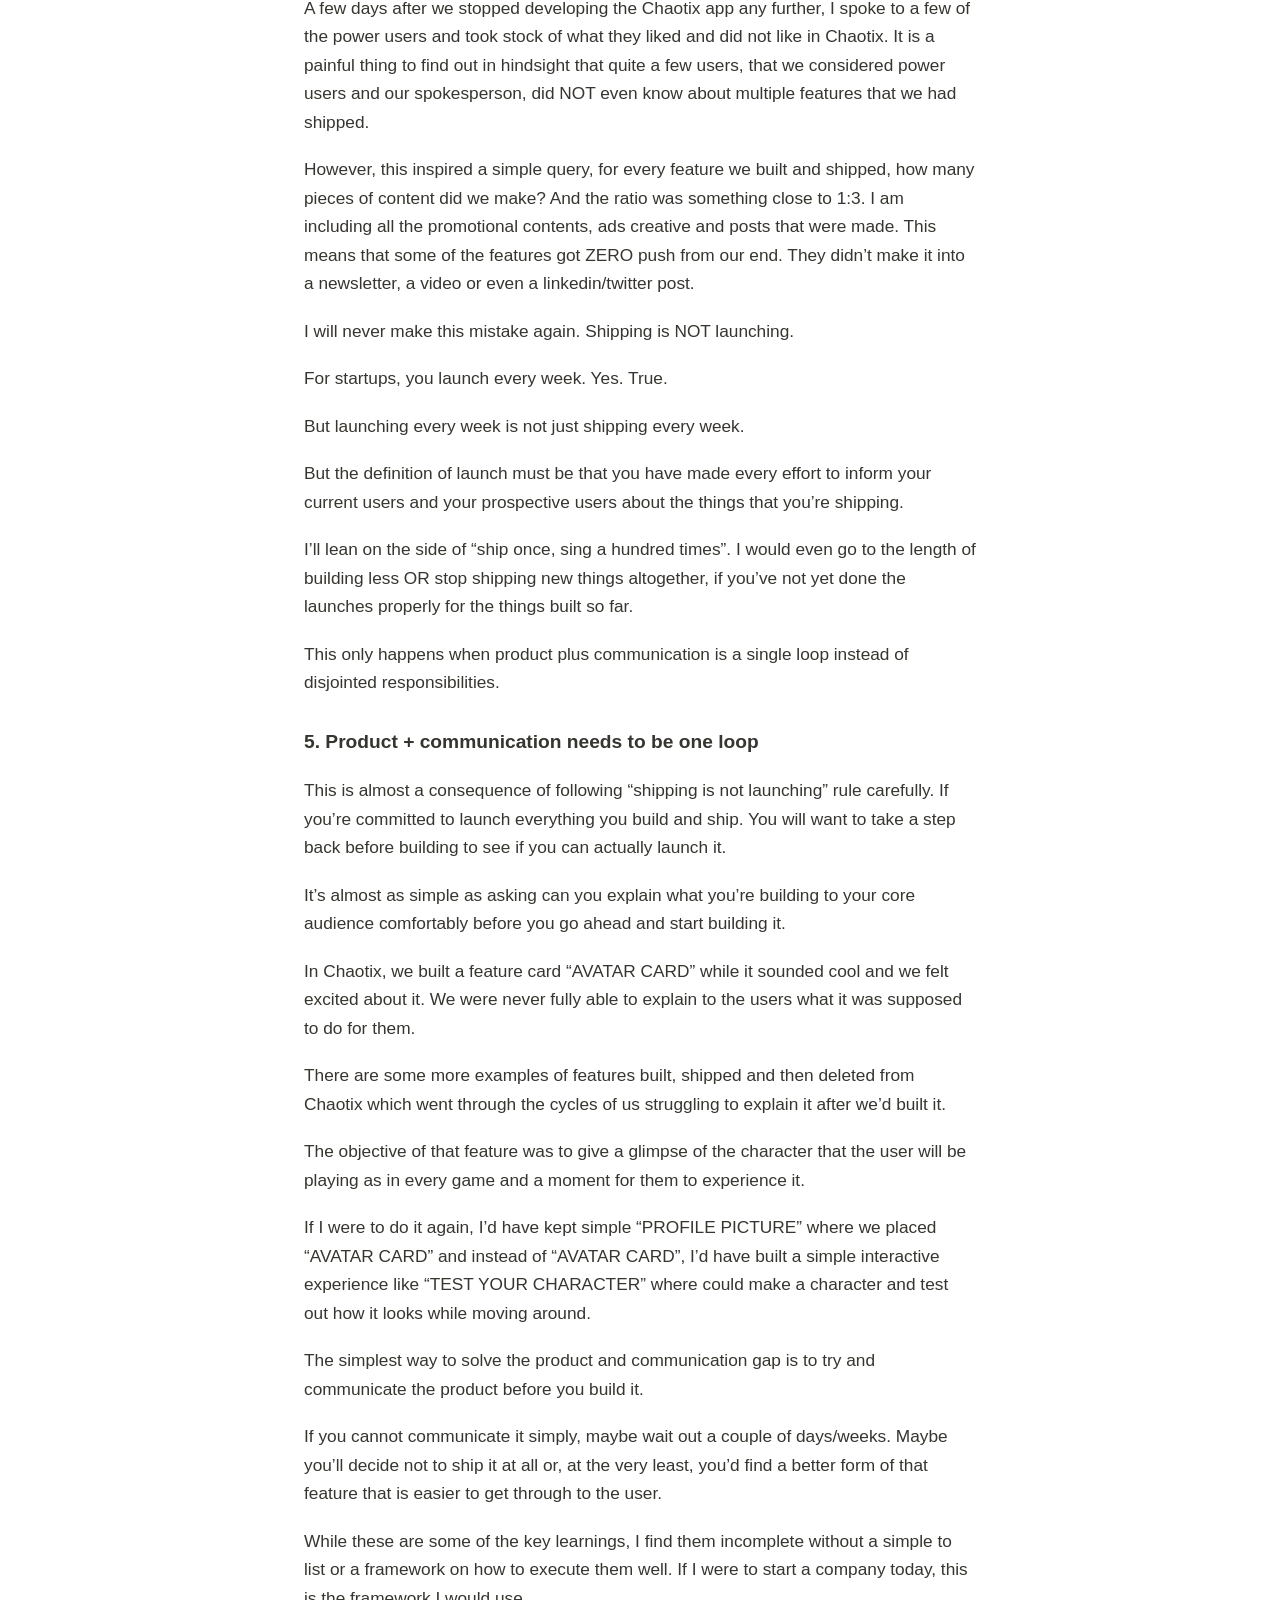
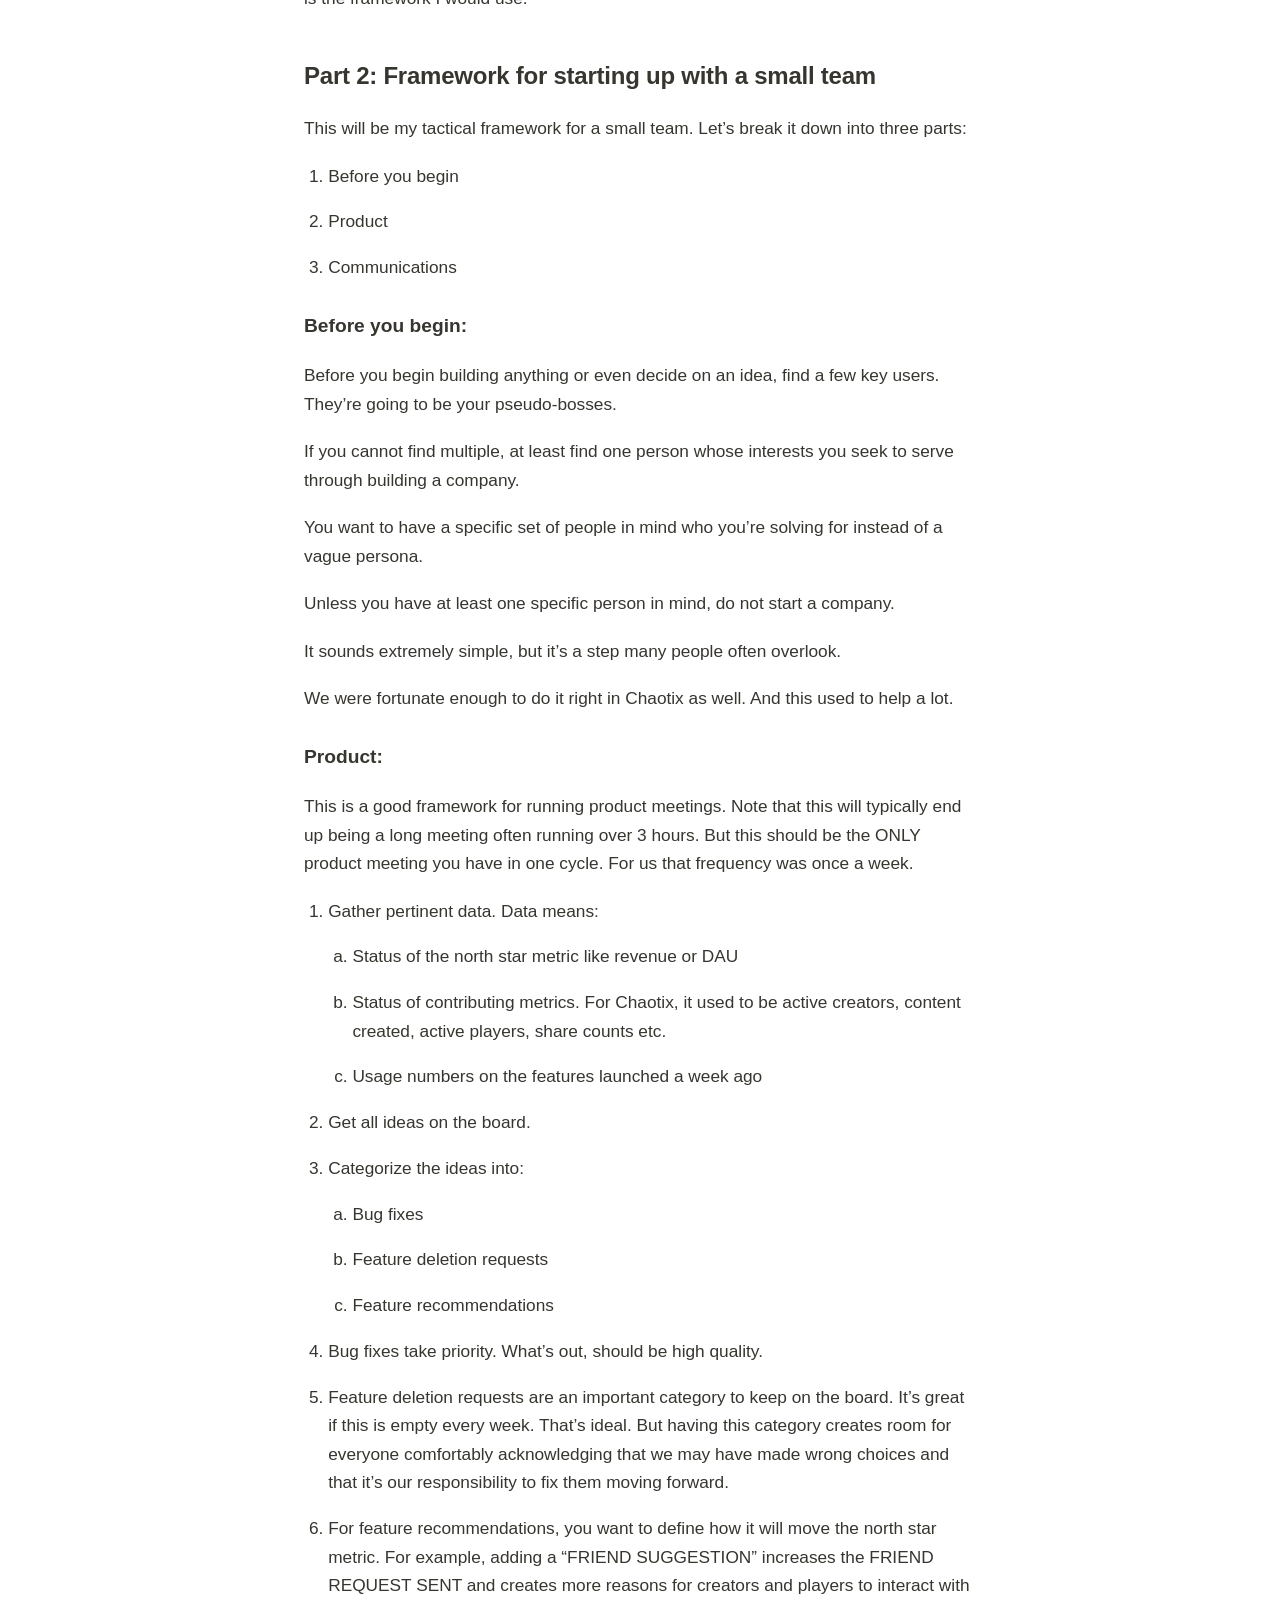
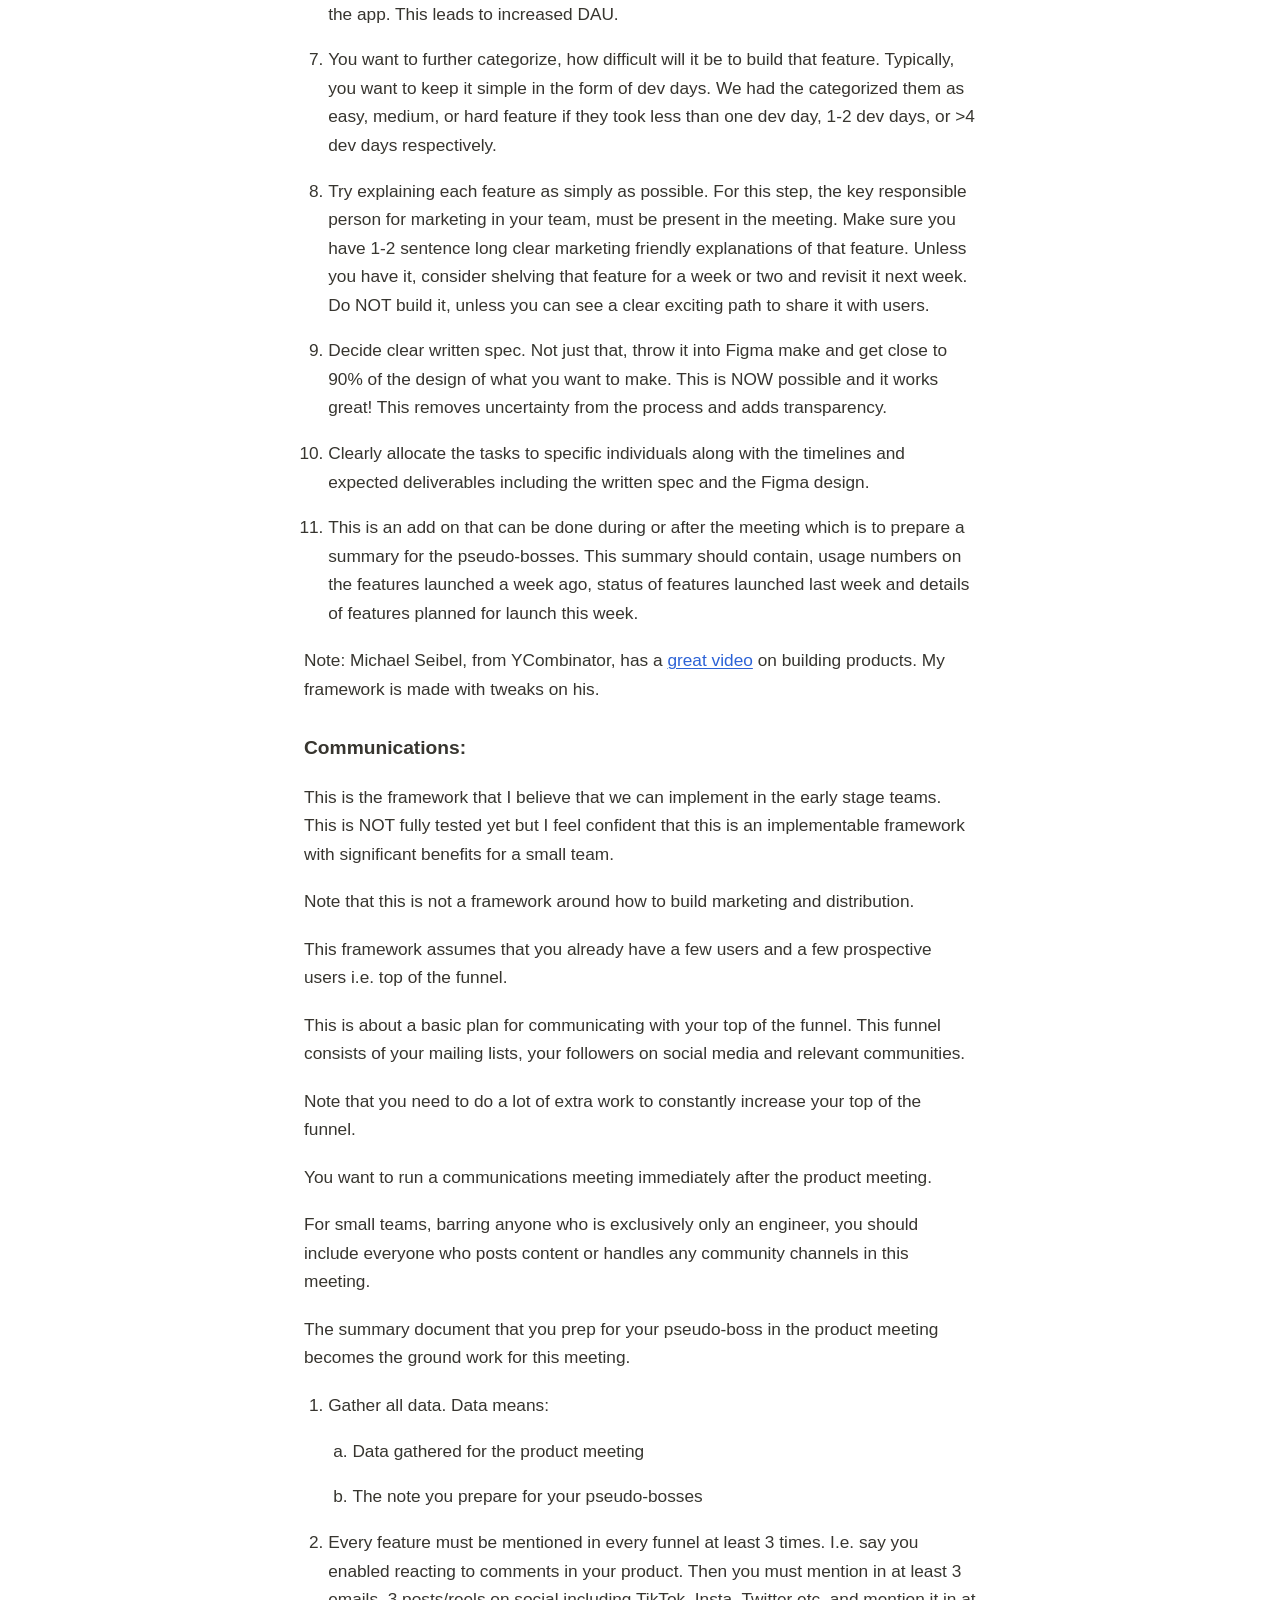
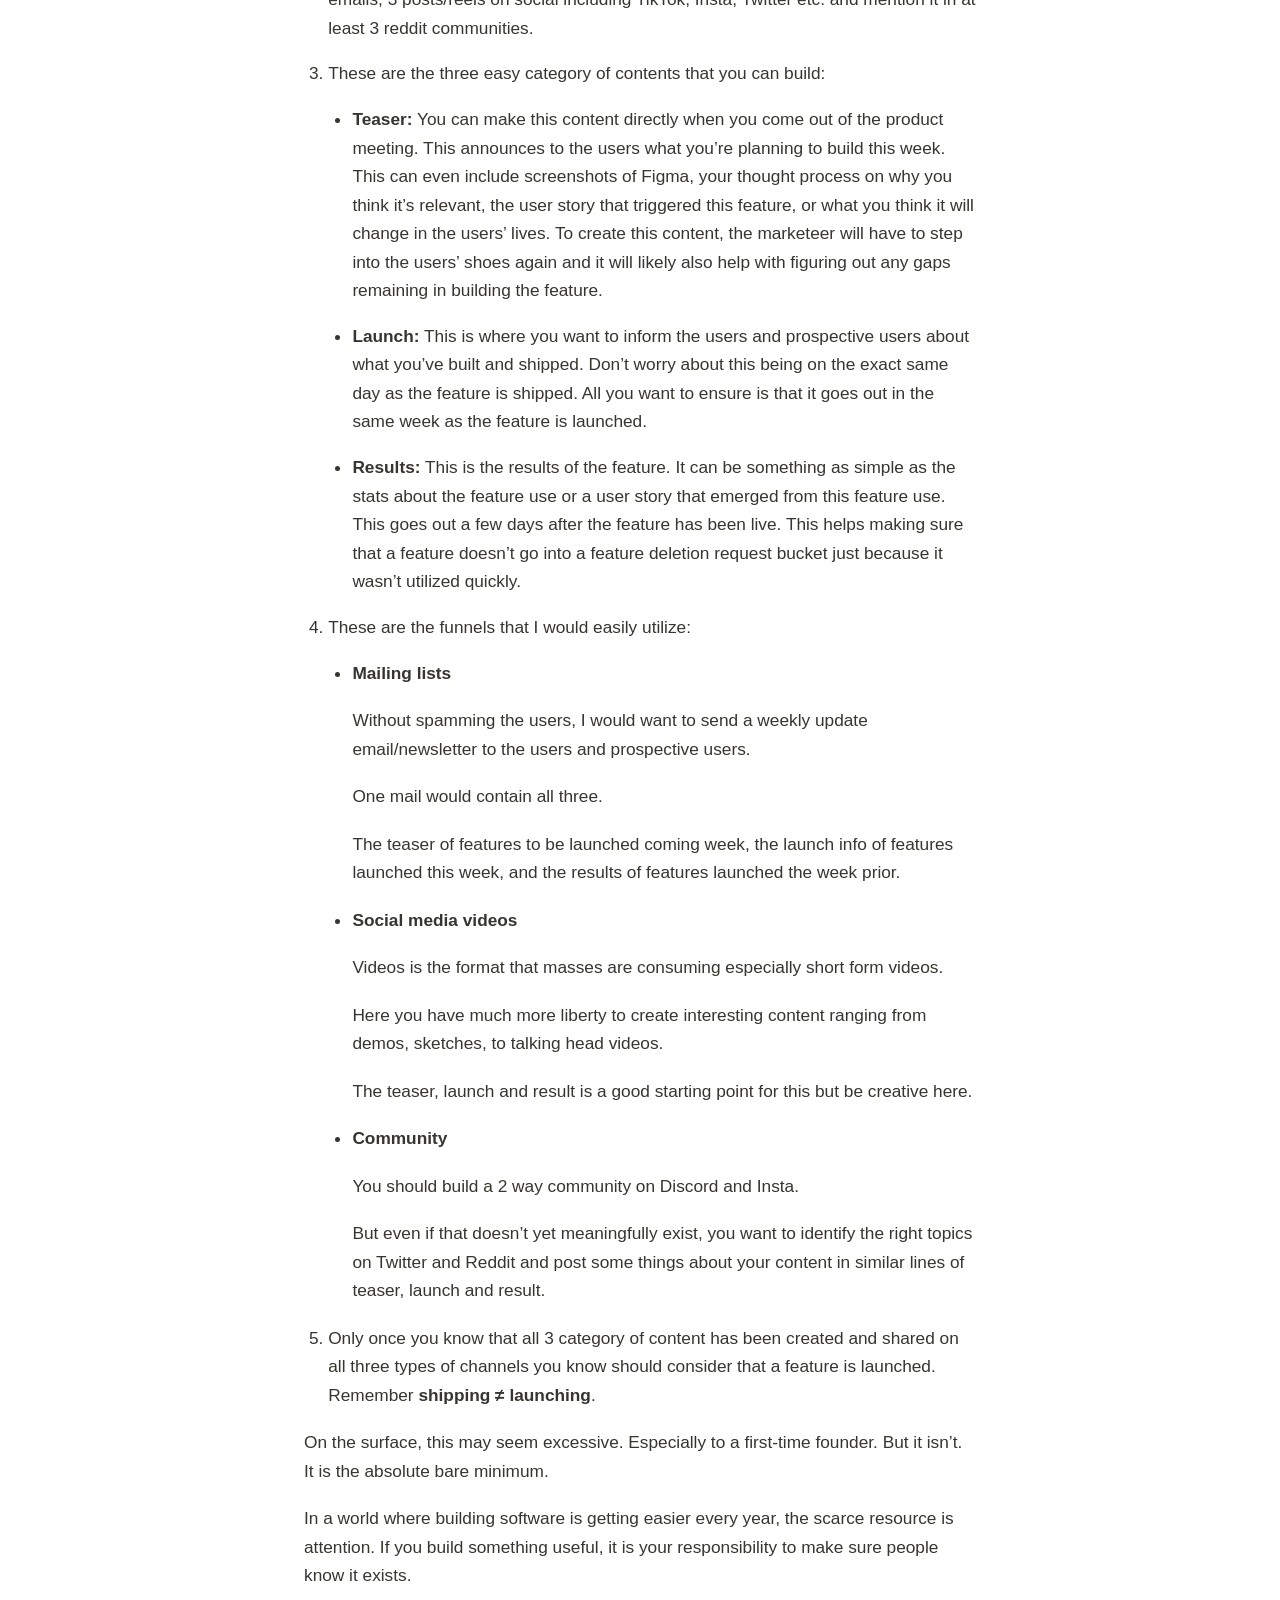
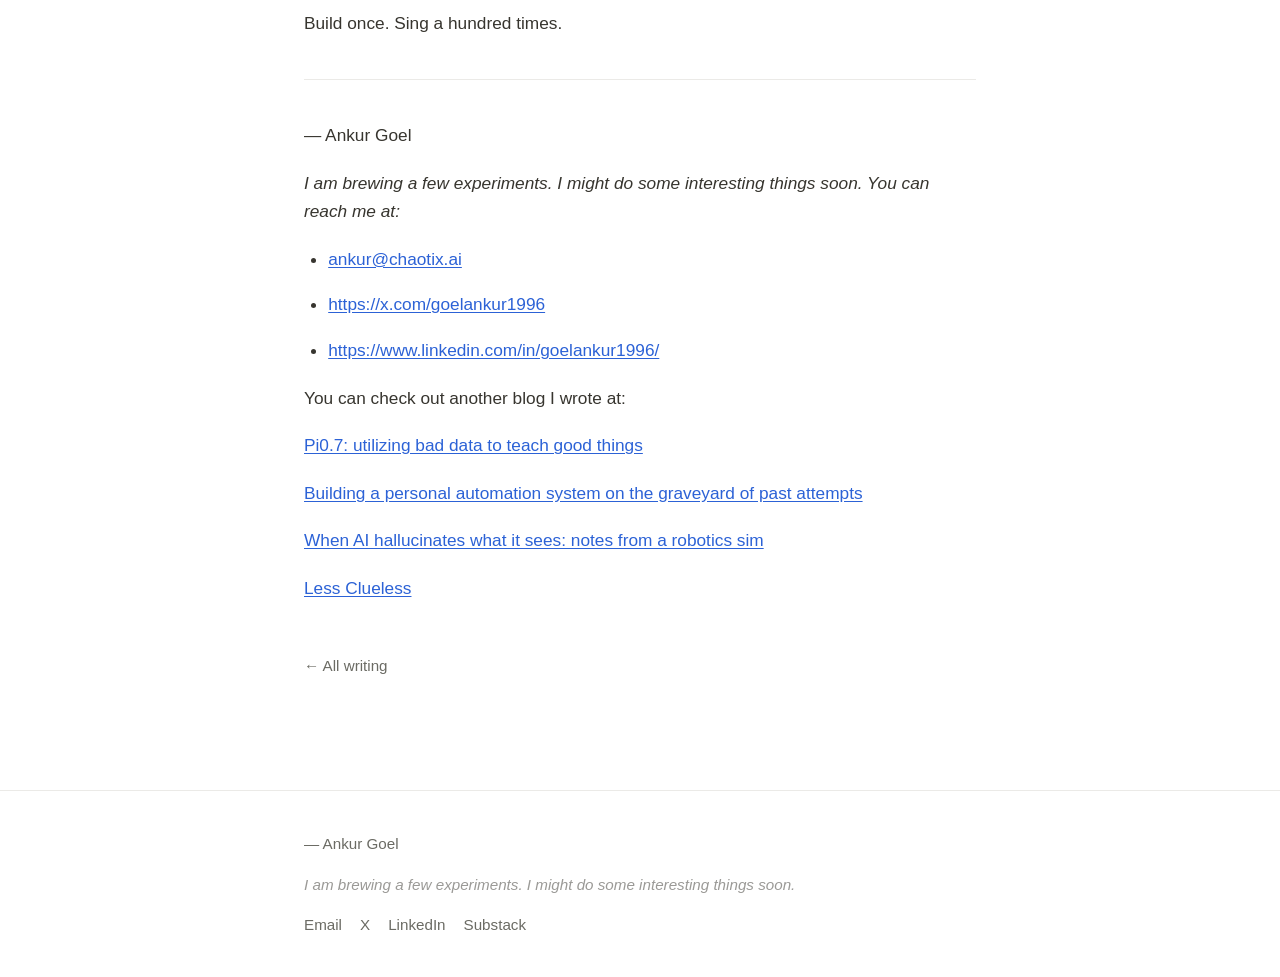
<file: posts/design-launches-doing-it-right.html>
<!DOCTYPE html>
<html lang="en">
<head>
<meta charset="utf-8">
<meta name="viewport" content="width=device-width, initial-scale=1">
<title>Design, Launches and Doing it right</title>
<meta name="description" content="Lessons from two years building Chaotix: why design is trust, why shipping isn&#x27;t launching, and a tactical framework for small teams.">
<link rel="canonical" href="https://lessclueless.me/posts/design-launches-doing-it-right.html">
<meta property="og:title" content="Design, Launches and Doing it right">
<meta property="og:description" content="Lessons from two years building Chaotix: why design is trust, why shipping isn&#x27;t launching, and a tactical framework for small teams.">
<meta property="og:type" content="website">
<meta property="og:url" content="https://lessclueless.me/posts/design-launches-doing-it-right.html">
<meta name="twitter:card" content="summary_large_image">
<link rel="icon" href="/assets/img/favicon.svg" type="image/svg+xml">
<link rel="stylesheet" href="/assets/css/style.css">
</head>
<body>
<header class="site-header"><div class="wrap">
  <a class="brand" href="/">Less Clueless</a>
  <nav class="nav">
    <a href="/">Writing</a>
    <a href="https://lessclueless.substack.com/">Substack</a>
  </nav>
</div></header>

<main class="wrap">
  <article class="article">
    <div class="article-header">
      <h1>Design, Launches and Doing it right</h1>
      <div class="post-meta"><span>May 15, 2026</span><span class="tag">design</span><span class="tag">product</span></div>
    </div>
    <div class="post-body"><h1 class="" dir="auto">Design, Launches and Doing it right</h1><h1 class="" dir="auto">Reflections from Chaotix journey</h1><p class="" dir="auto">I spent two years building Chaotix before deciding to shut it down a few weeks back. Over that time we raised a round, built a team, and grew to 20,000 users who created more than 30,000 games.</p><p class="" dir="auto">A dear friend advised to take a step back and take stock of learnings from this experience. So, I spoke to some of our power users again to understand what they liked and didn’t like. While a majority of them loved our team and our product, what surprised me was that several of them didn’t even know about features we had already shipped.</p><p class="" dir="auto">That moment forced me to rethink a lot of assumptions about how consumer products actually grow. Looking back, a lot of the things we struggled with were not purely technical problems. They were product judgment problems. Over time a few patterns started to become obvious.</p><p class="" dir="auto">These are some of the key lessons and usable frameworks I took away from building Chaotix.</p><h2 class="" dir="auto">Part 1: Lessons from building Chaotix</h2><p class="" dir="auto">These are some of the key learnings I have acquired:</p><ol type="1" class="numbered-list" start="1" dir="auto"><li>Design is trust infrastructure</li></ol><ol type="1" class="numbered-list" start="2" dir="auto"><li>Speed matters, but quality becomes paramount once the product begins to matter</li></ol><ol type="1" class="numbered-list" start="3" dir="auto"><li>For AI products, the first output matters far more than most builders expect</li></ol><ol type="1" class="numbered-list" start="4" dir="auto"><li>Shipping ≠ launching</li></ol><ol type="1" class="numbered-list" start="5" dir="auto"><li>Product and communication must be a single loop</li></ol><h3 class="" dir="auto">1. Design is trust infrastructure</h3><p class="" dir="auto">Gen Z and Gen Alpha have grown up with internet abundance. They have seen hundreds of consumer products and developed a strong sense of taste. They use design judgement to filter out spam from good products.</p><p class="" dir="auto">A high quality user interface is therefore not a luxury. It is a prerequisite for trust and engagement.</p><p class="" dir="auto">For Indian founders, two forces make this worse.</p><p class="" dir="auto">First, the consumer design standards in India have historically been low. Partly because ARPU is lower, and partly because there are fewer globally successful consumer product companies coming from the ecosystem. This has created a feedback loop: fewer world-class products leading to fewer world-class designers and that, in turn, leading to few world-class products.</p><p class="" dir="auto">Second, we often have an incorrect understanding of how important speed is and at what cost.</p><h3 class="" dir="auto">2. Speed matters, but quality becomes paramount once the product begins to matter</h3><p class="" dir="auto">Speed always matters, but there are moments when it matters more than anything else and moments when it doesn’t. It’s a crucial skill to learn and implement this in a startup team.</p><p class="" dir="auto">We launched fast while we were in the proof of concept phase. An engineered platform got a few hundred users excited about a product AND helped us raise a seed round. For that purpose, leaning completely on speed without caring about design was a great approach. But once we had the right partners funding our vision, we should have instantly thought about the complete product where quality should have become paramount instead of speed.</p><p class="" dir="auto">Quality comes from:</p><ol type="1" class="numbered-list" start="1" dir="auto"><li>Good design</li></ol><ol type="1" class="numbered-list" start="2" dir="auto"><li>Honest and diligent implementation of the good design</li></ol><ol type="1" class="numbered-list" start="3" dir="auto"><li><em>Especially for AI products, great first time answer</em></li></ol><h3 class="" dir="auto">3. For AI products, the first output matters far more than most builders expect</h3><p class="" dir="auto">This is something that came up in a few conversations while we were building Chaotix. It was difficult to fully appreciate this while we were building the product. For someone used to traditional design processes, this feels counterintuitive.</p><p class="" dir="auto">If you’re planning to build an AI company, the first time output/answer is more important than you know.</p><p class="" dir="auto">The two ways we found how to reduce the churn from first time answer were:</p><ol type="1" class="numbered-list" start="1" dir="auto"><li><strong>Set the right expectation before the users write their first prompt:</strong><p class="" dir="auto">When we created a REMIX feature in Chaotix that allowed users to see the game template that they will modify with this prompt and then they got that modified template game, the SHARE count went up.</p></li></ol><ol type="1" class="numbered-list" start="2" dir="auto"><li><strong>Deliver more than promised:</strong><p class="" dir="auto">This is an anecdote from a different company. It is an AI video creation plus editing tool. The initial idea was to show the users a step-by-step process to make a great video. The conversions were close to zero, and when they removed the steps and gave the one-shot output that was more colorful instead of a storyboard, the conversions instantly shot high.</p></li></ol><p class="" dir="auto">Think from a user journey standpoint and solve for the first time answer as early as possible. Remember, for AI products, the first output matters more than you think.</p><p class="" dir="auto">But no matter what you build, it’s useless if the potential users aren’t seeing it immediately.</p><h3 class="" dir="auto">4. Shipping ≠ launching</h3><p class="" dir="auto">A few days after we stopped developing the Chaotix app any further, I spoke to a few of the power users and took stock of what they liked and did not like in Chaotix. It is a painful thing to find out in hindsight that quite a few users, that we considered power users and our spokesperson, did NOT even know about multiple features that we had shipped.</p><p class="" dir="auto">However, this inspired a simple query, for every feature we built and shipped, how many pieces of content did we make? And the ratio was something close to 1:3. I am including all the promotional contents, ads creative and posts that were made. This means that some of the features got ZERO push from our end. They didn’t make it into a newsletter, a video or even a linkedin/twitter post.</p><p class="" dir="auto">I will never make this mistake again. Shipping is NOT launching.</p><p class="" dir="auto">For startups, you launch every week. Yes. True.</p><p class="" dir="auto">But launching every week is not just shipping every week.</p><p class="" dir="auto">But the definition of launch must be that you have made every effort to inform your current users and your prospective users about the things that you’re shipping.</p><p class="" dir="auto">I’ll lean on the side of “ship once, sing a hundred times”. I would even go to the length of building less OR stop shipping new things altogether, if you’ve not yet done the launches properly for the things built so far.</p><p class="" dir="auto">This only happens when product plus communication is a single loop instead of disjointed responsibilities.</p><h3 class="" dir="auto">5. Product + communication needs to be one loop</h3><p class="" dir="auto">This is almost a consequence of following “shipping is not launching” rule carefully. If you’re committed to launch everything you build and ship. You will want to take a step back before building to see if you can actually launch it.</p><p class="" dir="auto">It’s almost as simple as asking can you explain what you’re building to your core audience comfortably before you go ahead and start building it.</p><p class="" dir="auto">In Chaotix, we built a feature card “AVATAR CARD” while it sounded cool and we felt excited about it. We were never fully able to explain to the users what it was supposed to do for them.</p><p class="" dir="auto">There are some more examples of features built, shipped and then deleted from Chaotix which went through the cycles of us struggling to explain it after we’d built it.</p><p class="" dir="auto">The objective of that feature was to give a glimpse of the character that the user will be playing as in every game and a moment for them to experience it.</p><p class="" dir="auto">If I were to do it again, I’d have kept simple “PROFILE PICTURE” where we placed “AVATAR CARD” and instead of “AVATAR CARD”, I’d have built a simple interactive experience like “TEST YOUR CHARACTER” where could make a character and test out how it looks while moving around.</p><p class="" dir="auto">The simplest way to solve the product and communication gap is to try and communicate the product before you build it.</p><p class="" dir="auto">If you cannot communicate it simply, maybe wait out a couple of days/weeks. Maybe you’ll decide not to ship it at all or, at the very least, you’d find a better form of that feature that is easier to get through to the user.</p><p class="" dir="auto">While these are some of the key learnings, I find them incomplete without a simple to list or a framework on how to execute them well. If I were to start a company today, this is the framework I would use.</p><h2 class="" dir="auto">Part 2: Framework for starting up with a small team</h2><p class="" dir="auto">This will be my tactical framework for a small team. Let’s break it down into three parts:</p><ol type="1" class="numbered-list" start="1" dir="auto"><li>Before you begin</li></ol><ol type="1" class="numbered-list" start="2" dir="auto"><li>Product</li></ol><ol type="1" class="numbered-list" start="3" dir="auto"><li>Communications</li></ol><h3 class="" dir="auto">Before you begin:</h3><p class="" dir="auto">Before you begin building anything or even decide on an idea, find a few key users. They’re going to be your pseudo-bosses.</p><p class="" dir="auto">If you cannot find multiple, at least find one person whose interests you seek to serve through building a company.</p><p class="" dir="auto">You want to have a specific set of people in mind who you’re solving for instead of a vague persona.</p><p class="" dir="auto">Unless you have at least one specific person in mind, do not start a company.</p><p class="" dir="auto">It sounds extremely simple, but it’s a step many people often overlook.</p><p class="" dir="auto">We were fortunate enough to do it right in Chaotix as well. And this used to help a lot.</p><h3 class="" dir="auto">Product:</h3><p class="" dir="auto">This is a good framework for running product meetings. Note that this will typically end up being a long meeting often running over 3 hours. But this should be the ONLY product meeting you have in one cycle. For us that frequency was once a week.</p><ol type="1" class="numbered-list" start="1" dir="auto"><li>Gather pertinent data. Data means:<ol type="a" class="numbered-list" start="1" dir="auto"><li>Status of the north star metric like revenue or DAU</li></ol><ol type="a" class="numbered-list" start="2" dir="auto"><li>Status of contributing metrics. For Chaotix, it used to be active creators, content created, active players, share counts etc.</li></ol><ol type="a" class="numbered-list" start="3" dir="auto"><li>Usage numbers on the features launched a week ago</li></ol></li></ol><ol type="1" class="numbered-list" start="2" dir="auto"><li>Get all ideas on the board. </li></ol><ol type="1" class="numbered-list" start="3" dir="auto"><li>Categorize the ideas into:<ol type="a" class="numbered-list" start="1" dir="auto"><li>Bug fixes</li></ol><ol type="a" class="numbered-list" start="2" dir="auto"><li>Feature deletion requests</li></ol><ol type="a" class="numbered-list" start="3" dir="auto"><li>Feature recommendations</li></ol></li></ol><ol type="1" class="numbered-list" start="4" dir="auto"><li>Bug fixes take priority. What’s out, should be high quality.</li></ol><ol type="1" class="numbered-list" start="5" dir="auto"><li>Feature deletion requests are an important category to keep on the board. It’s great if this is empty every week. That’s ideal. But having this category creates room for everyone comfortably acknowledging that we may have made wrong choices and that it’s our responsibility to fix them moving forward.</li></ol><ol type="1" class="numbered-list" start="6" dir="auto"><li>For feature recommendations, you want to define how it will move the north star metric. For example, adding a “FRIEND SUGGESTION” increases the FRIEND REQUEST SENT and creates more reasons for creators and players to interact with the app. This leads to increased DAU.</li></ol><ol type="1" class="numbered-list" start="7" dir="auto"><li>You want to further categorize, how difficult will it be to build that feature. Typically, you want to keep it simple in the form of dev days. We had the categorized them as easy, medium, or hard feature if they took less than one dev day, 1-2 dev days, or &gt;4 dev days respectively.</li></ol><ol type="1" class="numbered-list" start="8" dir="auto"><li>Try explaining each feature as simply as possible. For this step, the key responsible person for marketing in your team, must be present in the meeting. Make sure you have 1-2 sentence long clear marketing friendly explanations of that feature. Unless you have it, consider shelving that feature for a week or two and revisit it next week. Do NOT build it, unless you can see a clear exciting path to share it with users.</li></ol><ol type="1" class="numbered-list" start="9" dir="auto"><li>Decide clear written spec. Not just that, throw it into Figma make and get close to 90% of the design of what you want to make. This is NOW possible and it works great! This removes uncertainty from the process and adds transparency.</li></ol><ol type="1" class="numbered-list numbered-list-digits-2" start="10" dir="auto"><li>Clearly allocate the tasks to specific individuals along with the timelines and expected deliverables including the written spec and the Figma design.</li></ol><ol type="1" class="numbered-list numbered-list-digits-2" start="11" dir="auto"><li>This is an add on that can be done during or after the meeting which is to prepare a summary for the pseudo-bosses. This summary should contain, usage numbers on the features launched a week ago, status of features launched last week and details of features planned for launch this week.</li></ol><p class="" dir="auto">Note: Michael Seibel, from YCombinator, has a <a href="https://www.youtube.com/watch?v=C27RVio2rOs&amp;t=2663s">great video</a> on building products. My framework is made with tweaks on his.</p><h3 class="" dir="auto">Communications:</h3><p class="" dir="auto">This is the framework that I believe that we can implement in the early stage teams. This is NOT fully tested yet but I feel confident that this is an implementable framework with significant benefits for a small team.</p><p class="" dir="auto">Note that this is not a framework around how to build marketing and distribution.</p><p class="" dir="auto">This framework assumes that you already have a few users and a few prospective users i.e. top of the funnel.</p><p class="" dir="auto">This is about a basic plan for communicating with your top of the funnel. This funnel consists of your mailing lists, your followers on social media and relevant communities.</p><p class="" dir="auto">Note that you need to do a lot of extra work to constantly increase your top of the funnel.</p><p class="" dir="auto">You want to run a communications meeting immediately after the product meeting.</p><p class="" dir="auto">For small teams, barring anyone who is exclusively only an engineer, you should include everyone who posts content or handles any community channels in this meeting.</p><p class="" dir="auto">The summary document that you prep for your pseudo-boss in the product meeting becomes the ground work for this meeting.</p><ol type="1" class="numbered-list" start="1" dir="auto"><li>Gather all data. Data means:<ol type="a" class="numbered-list" start="1" dir="auto"><li>Data gathered for the product meeting</li></ol><ol type="a" class="numbered-list" start="2" dir="auto"><li>The note you prepare for your pseudo-bosses</li></ol></li></ol><ol type="1" class="numbered-list" start="2" dir="auto"><li>Every feature must be mentioned in every funnel at least 3 times. I.e. say you enabled reacting to comments in your product. Then you must mention in at least 3 emails, 3 posts/reels on social including TikTok, Insta, Twitter etc. and mention it in at least 3 reddit communities.</li></ol><ol type="1" class="numbered-list" start="3" dir="auto"><li>These are the three easy category of contents that you can build:<ul class="bulleted-list" dir="auto"><li style="list-style-type:disc"><strong>Teaser:</strong> You can make this content directly when you come out of the product meeting. This announces to the users what you’re planning to build this week. This can even include screenshots of Figma, your thought process on why you think it’s relevant, the user story that triggered this feature, or what you think it will change in the users’ lives. To create this content, the marketeer will have to step into the users’ shoes again and it will likely also help with figuring out any gaps remaining in building the feature.</li></ul><ul class="bulleted-list" dir="auto"><li style="list-style-type:disc"><strong>Launch:</strong> This is where you want to inform the users and prospective users about what you’ve built and shipped. Don’t worry about this being on the exact same day as the feature is shipped. All you want to ensure is that it goes out in the same week as the feature is launched.</li></ul><ul class="bulleted-list" dir="auto"><li style="list-style-type:disc"><strong>Results:</strong> This is the results of the feature. It can be something as simple as the stats about the feature use or a user story that emerged from this feature use. This goes out a few days after the feature has been live. This helps making sure that a feature doesn’t go into a feature deletion request bucket just because it wasn’t utilized quickly.</li></ul></li></ol><ol type="1" class="numbered-list" start="4" dir="auto"><li>These are the funnels that I would easily utilize:<ul class="bulleted-list" dir="auto"><li style="list-style-type:disc"><strong>Mailing lists</strong><p class="" dir="auto">Without spamming the users, I would want to send a weekly update email/newsletter to the users and prospective users.</p><p class="" dir="auto">One mail would contain all three.</p><p class="" dir="auto">The teaser of features to be launched coming week, the launch info of features launched this week, and the results of features launched the week prior.</p></li></ul><ul class="bulleted-list" dir="auto"><li style="list-style-type:disc"><strong>Social media videos</strong><p class="" dir="auto">Videos is the format that masses are consuming especially short form videos.</p><p class="" dir="auto">Here you have much more liberty to create interesting content ranging from demos, sketches, to talking head videos.</p><p class="" dir="auto">The teaser, launch and result is a good starting point for this but be creative here.</p></li></ul><ul class="bulleted-list" dir="auto"><li style="list-style-type:disc"><strong>Community</strong><p class="" dir="auto">You should build a 2 way community on Discord and Insta.</p><p class="" dir="auto">But even if that doesn’t yet meaningfully exist, you want to identify the right topics on Twitter and Reddit and post some things about your content in similar lines of teaser, launch and result.</p></li></ul></li></ol><ol type="1" class="numbered-list" start="5" dir="auto"><li>Only once you know that all 3 category of content has been created and shared on all three types of channels you know should consider that a feature is launched. Remember <strong>shipping ≠ launching</strong>.</li></ol><p class="" dir="auto">On the surface, this may seem excessive. Especially to a first-time founder. But it isn’t. It is the absolute bare minimum.</p><p class="" dir="auto">In a world where building software is getting easier every year, the scarce resource is attention. If you build something useful, it is your responsibility to make sure people know it exists.</p><p class="" dir="auto">Build once. Sing a hundred times.</p><hr dir="auto"/><p class="" dir="auto">— Ankur Goel</p><p class="" dir="auto"><em>I am brewing a few experiments. I might do some interesting things soon. You can reach me at:</em></p><ul class="bulleted-list" dir="auto"><li style="list-style-type:disc"><a href="mailto:ankur@chaotix.ai">ankur@chaotix.ai</a></li></ul><ul class="bulleted-list" dir="auto"><li style="list-style-type:disc"><a href="https://x.com/goelankur1996">https://x.com/goelankur1996</a></li></ul><ul class="bulleted-list" dir="auto"><li style="list-style-type:disc"><a href="https://www.linkedin.com/in/goelankur1996/">https://www.linkedin.com/in/goelankur1996/</a></li></ul><p class="" dir="auto">You can check out another blog I wrote at: </p><p class="" dir="auto"><a href="/posts/pi07-bad-data-good-things.html">Pi0.7: utilizing bad data to teach good things</a> </p><p class="" dir="auto"><a href="/posts/personal-automation-system.html">Building a personal automation system on the graveyard of past attempts</a> </p><p class="" dir="auto"><a href="/posts/ai-hallucinates-robotics-sim.html">When AI hallucinates what it sees: notes from a robotics sim</a> </p><p class="" dir="auto"><a href="/">Less Clueless</a> </p></div>
    <a class="back-link" href="/">← All writing</a>
  </article>
</main>

<footer class="site-footer"><div class="wrap">
  <div>— Ankur Goel</div>
  <p><em>I am brewing a few experiments. I might do some interesting things soon.</em></p>
  <ul class="socials"><li><a href="mailto:ankur@chaotix.ai">Email</a></li><li><a href="https://x.com/goelankur1996">X</a></li><li><a href="https://www.linkedin.com/in/goelankur1996/">LinkedIn</a></li><li><a href="https://lessclueless.substack.com/">Substack</a></li></ul>
</div></footer>
</body>
</html>
</file>
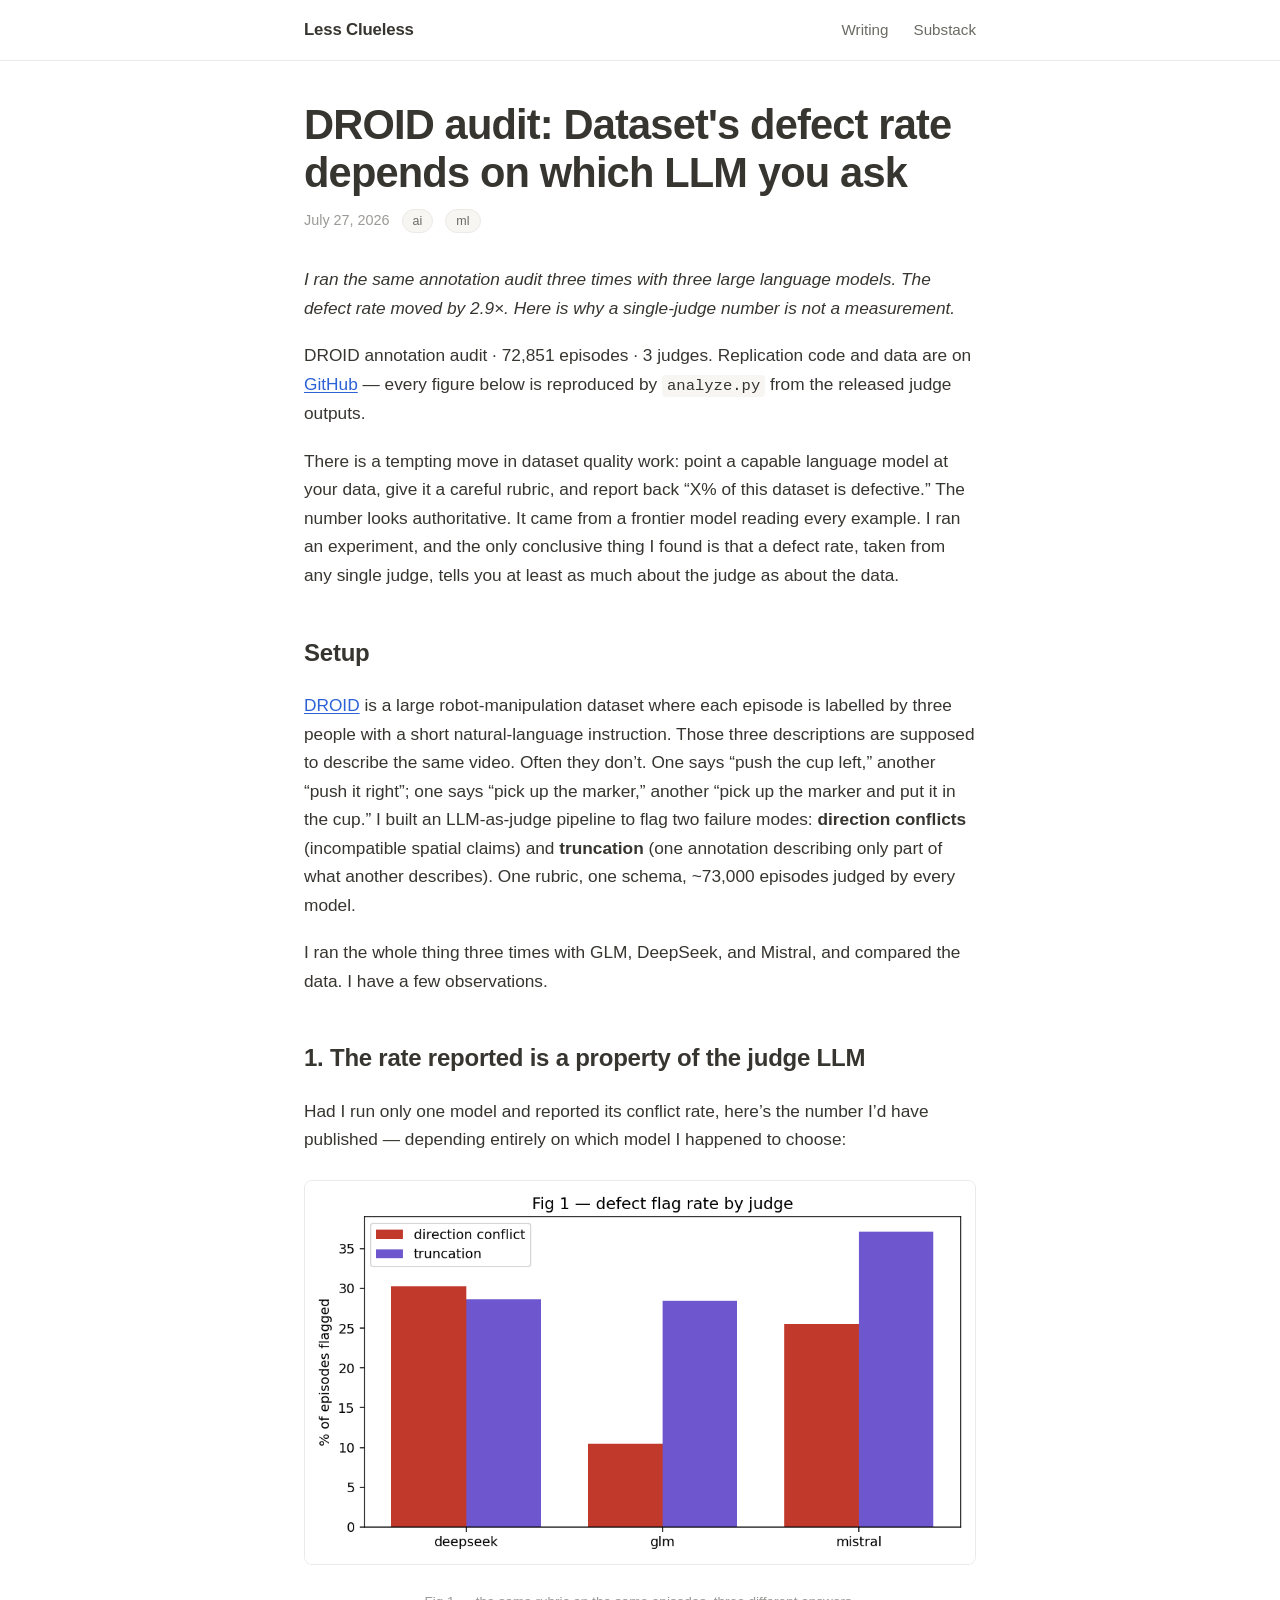
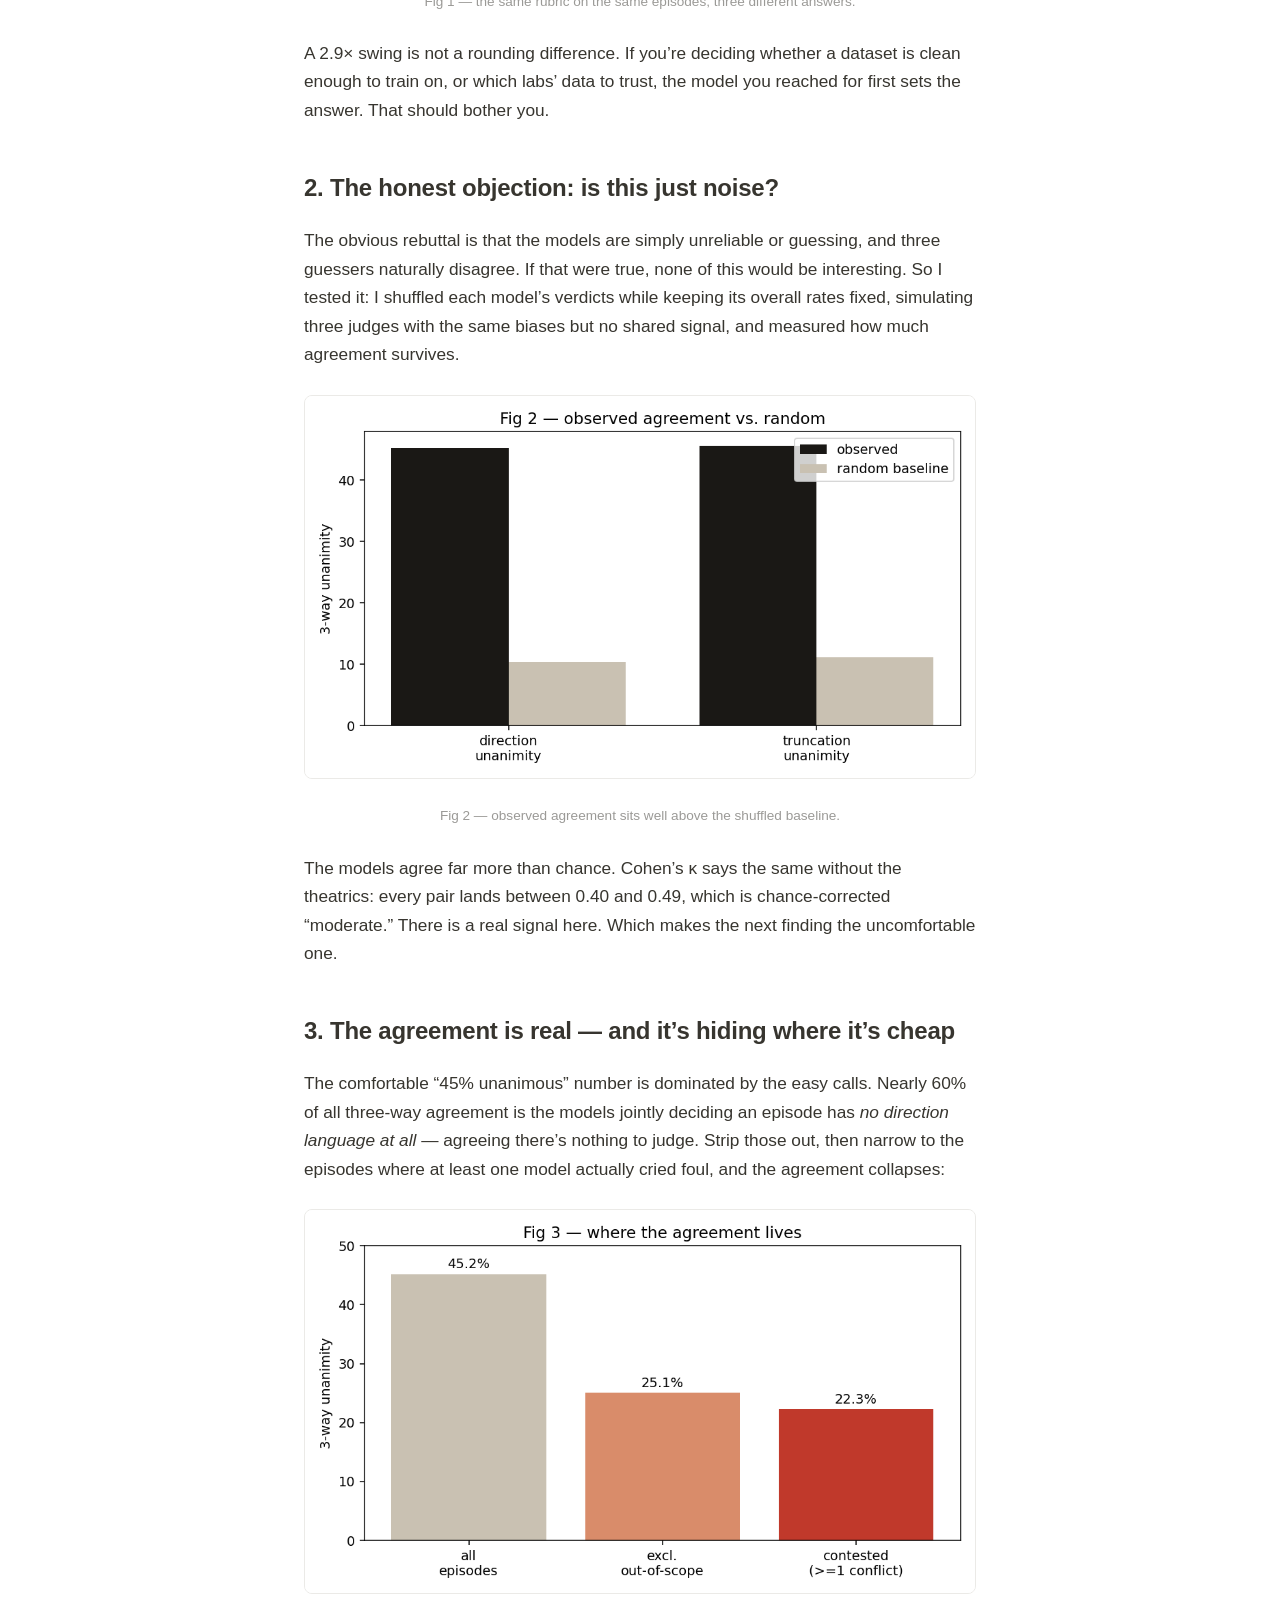
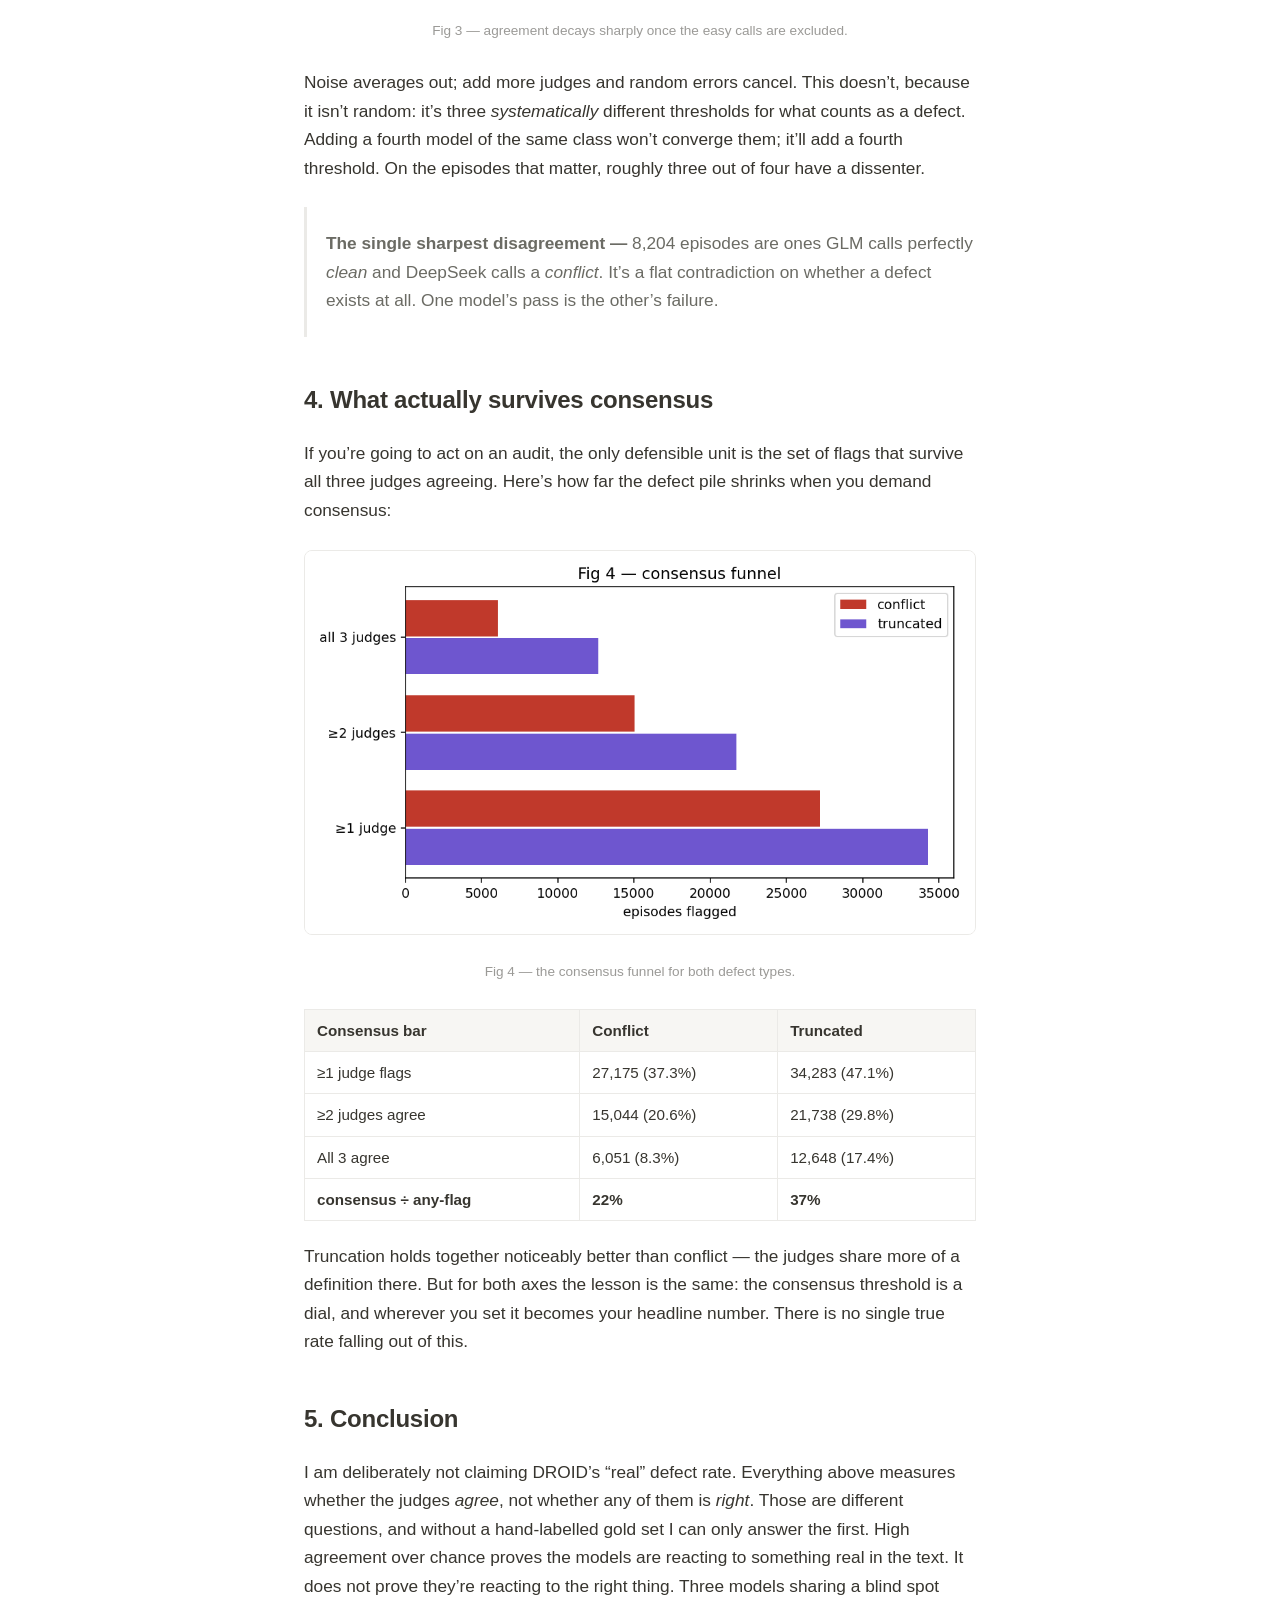
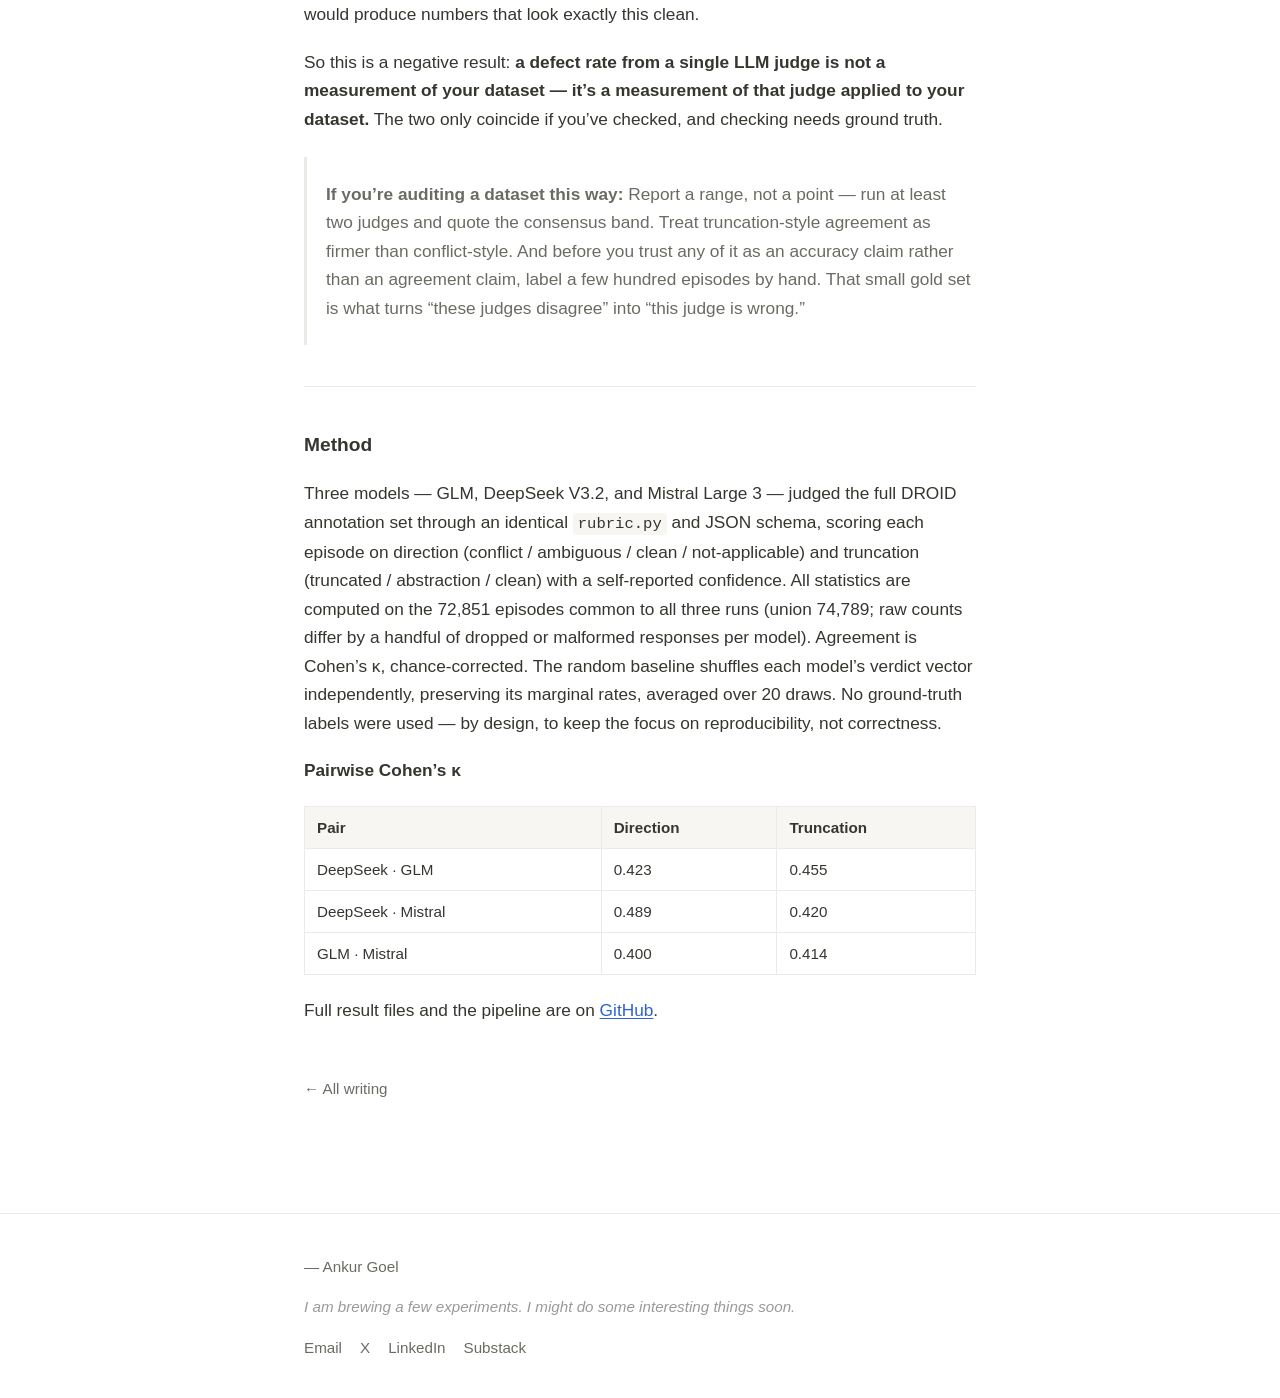
<file: posts/droid-audit-llm-judges.html>
<!DOCTYPE html>
<html lang="en">
<head>
<meta charset="utf-8">
<meta name="viewport" content="width=device-width, initial-scale=1">
<title>DROID audit: Dataset&#x27;s defect rate depends on which LLM you ask</title>
<meta name="description" content="Three models judged the same 72,851 DROID annotations with one rubric. The defect rate swung 2.9× — why a single-judge number measures the judge, not the data.">
<link rel="canonical" href="https://lessclueless.me/posts/droid-audit-llm-judges.html">
<meta property="og:title" content="DROID audit: Dataset&#x27;s defect rate depends on which LLM you ask">
<meta property="og:description" content="Three models judged the same 72,851 DROID annotations with one rubric. The defect rate swung 2.9× — why a single-judge number measures the judge, not the data.">
<meta property="og:type" content="website">
<meta property="og:url" content="https://lessclueless.me/posts/droid-audit-llm-judges.html">
<meta name="twitter:card" content="summary_large_image">
<link rel="icon" href="/assets/img/favicon.svg" type="image/svg+xml">
<link rel="stylesheet" href="/assets/css/style.css">
</head>
<body>
<header class="site-header"><div class="wrap">
  <a class="brand" href="/">Less Clueless</a>
  <nav class="nav">
    <a href="/">Writing</a>
    <a href="https://lessclueless.substack.com/">Substack</a>
  </nav>
</div></header>

<main class="wrap">
  <article class="article">
    <div class="article-header">
      <h1>DROID audit: Dataset&#x27;s defect rate depends on which LLM you ask</h1>
      <div class="post-meta"><span>July 27, 2026</span><span class="tag">ai</span><span class="tag">ml</span></div>
    </div>
    <div class="post-body">
<p dir="auto"><em>I ran the same annotation audit three times with three large language models. The defect rate moved by 2.9×. Here is why a single-judge number is not a measurement.</em></p>

<p dir="auto">DROID annotation audit · 72,851 episodes · 3 judges. Replication code and data are on <a href="https://github.com/goelankur1996/droid-audit-full">GitHub</a> — every figure below is reproduced by <code>analyze.py</code> from the released judge outputs.</p>

<p dir="auto">There is a tempting move in dataset quality work: point a capable language model at your data, give it a careful rubric, and report back “X% of this dataset is defective.” The number looks authoritative. It came from a frontier model reading every example. I ran an experiment, and the only conclusive thing I found is that a defect rate, taken from any single judge, tells you at least as much about the judge as about the data.</p>

<h2 dir="auto">Setup</h2>

<p dir="auto"><a href="https://droid-dataset.github.io/">DROID</a> is a large robot-manipulation dataset where each episode is labelled by three people with a short natural-language instruction. Those three descriptions are supposed to describe the same video. Often they don’t. One says “push the cup left,” another “push it right”; one says “pick up the marker,” another “pick up the marker and put it in the cup.” I built an LLM-as-judge pipeline to flag two failure modes: <strong>direction conflicts</strong> (incompatible spatial claims) and <strong>truncation</strong> (one annotation describing only part of what another describes). One rubric, one schema, ~73,000 episodes judged by every model.</p>

<p dir="auto">I ran the whole thing three times with GLM, DeepSeek, and Mistral, and compared the data. I have a few observations.</p>

<h2 dir="auto">1. The rate reported is a property of the judge LLM</h2>

<p dir="auto">Had I run only one model and reported its conflict rate, here’s the number I’d have published — depending entirely on which model I happened to choose:</p>

<figure><img src="/assets/img/droid-audit-llm-judges/fig1_flag_rate.png" alt="Defect flag rate by judge: direction conflicts range from 10.4% (GLM) to 30.2% (DeepSeek)"><figcaption>Fig 1 — the same rubric on the same episodes, three different answers.</figcaption></figure>

<p dir="auto">A 2.9× swing is not a rounding difference. If you’re deciding whether a dataset is clean enough to train on, or which labs’ data to trust, the model you reached for first sets the answer. That should bother you.</p>

<h2 dir="auto">2. The honest objection: is this just noise?</h2>

<p dir="auto">The obvious rebuttal is that the models are simply unreliable or guessing, and three guessers naturally disagree. If that were true, none of this would be interesting. So I tested it: I shuffled each model’s verdicts while keeping its overall rates fixed, simulating three judges with the same biases but no shared signal, and measured how much agreement survives.</p>

<figure><img src="/assets/img/droid-audit-llm-judges/fig2_random_baseline.png" alt="Observed three-way agreement compared against a shuffled random baseline"><figcaption>Fig 2 — observed agreement sits well above the shuffled baseline.</figcaption></figure>

<p dir="auto">The models agree far more than chance. Cohen’s κ says the same without the theatrics: every pair lands between 0.40 and 0.49, which is chance-corrected “moderate.” There is a real signal here. Which makes the next finding the uncomfortable one.</p>

<h2 dir="auto">3. The agreement is real — and it’s hiding where it’s cheap</h2>

<p dir="auto">The comfortable “45% unanimous” number is dominated by the easy calls. Nearly 60% of all three-way agreement is the models jointly deciding an episode has <em>no direction language at all</em> — agreeing there’s nothing to judge. Strip those out, then narrow to the episodes where at least one model actually cried foul, and the agreement collapses:</p>

<figure><img src="/assets/img/droid-audit-llm-judges/fig3_agreement_decay.png" alt="Three-way agreement decaying as trivially clean episodes are removed"><figcaption>Fig 3 — agreement decays sharply once the easy calls are excluded.</figcaption></figure>

<p dir="auto">Noise averages out; add more judges and random errors cancel. This doesn’t, because it isn’t random: it’s three <em>systematically</em> different thresholds for what counts as a defect. Adding a fourth model of the same class won’t converge them; it’ll add a fourth threshold. On the episodes that matter, roughly three out of four have a dissenter.</p>

<blockquote><p dir="auto"><strong>The single sharpest disagreement —</strong> 8,204 episodes are ones GLM calls perfectly <em>clean</em> and DeepSeek calls a <em>conflict</em>. It’s a flat contradiction on whether a defect exists at all. One model’s pass is the other’s failure.</p></blockquote>

<h2 dir="auto">4. What actually survives consensus</h2>

<p dir="auto">If you’re going to act on an audit, the only defensible unit is the set of flags that survive all three judges agreeing. Here’s how far the defect pile shrinks when you demand consensus:</p>

<figure><img src="/assets/img/droid-audit-llm-judges/fig4_consensus_funnel.png" alt="Consensus funnel: flag counts shrinking as the agreement bar rises from one judge to all three"><figcaption>Fig 4 — the consensus funnel for both defect types.</figcaption></figure>

<table>
<thead><tr><th>Consensus bar</th><th>Conflict</th><th>Truncated</th></tr></thead>
<tbody>
<tr><td>≥1 judge flags</td><td>27,175 (37.3%)</td><td>34,283 (47.1%)</td></tr>
<tr><td>≥2 judges agree</td><td>15,044 (20.6%)</td><td>21,738 (29.8%)</td></tr>
<tr><td>All 3 agree</td><td>6,051 (8.3%)</td><td>12,648 (17.4%)</td></tr>
<tr><td><strong>consensus ÷ any-flag</strong></td><td><strong>22%</strong></td><td><strong>37%</strong></td></tr>
</tbody>
</table>

<p dir="auto">Truncation holds together noticeably better than conflict — the judges share more of a definition there. But for both axes the lesson is the same: the consensus threshold is a dial, and wherever you set it becomes your headline number. There is no single true rate falling out of this.</p>

<h2 dir="auto">5. Conclusion</h2>

<p dir="auto">I am deliberately not claiming DROID’s “real” defect rate. Everything above measures whether the judges <em>agree</em>, not whether any of them is <em>right</em>. Those are different questions, and without a hand-labelled gold set I can only answer the first. High agreement over chance proves the models are reacting to something real in the text. It does not prove they’re reacting to the right thing. Three models sharing a blind spot would produce numbers that look exactly this clean.</p>

<p dir="auto">So this is a negative result: <strong>a defect rate from a single LLM judge is not a measurement of your dataset — it’s a measurement of that judge applied to your dataset.</strong> The two only coincide if you’ve checked, and checking needs ground truth.</p>

<blockquote><p dir="auto"><strong>If you’re auditing a dataset this way:</strong> Report a range, not a point — run at least two judges and quote the consensus band. Treat truncation-style agreement as firmer than conflict-style. And before you trust any of it as an accuracy claim rather than an agreement claim, label a few hundred episodes by hand. That small gold set is what turns “these judges disagree” into “this judge is wrong.”</p></blockquote>

<hr>

<h3 dir="auto">Method</h3>

<p dir="auto">Three models — GLM, DeepSeek V3.2, and Mistral Large 3 — judged the full DROID annotation set through an identical <code>rubric.py</code> and JSON schema, scoring each episode on direction (conflict / ambiguous / clean / not-applicable) and truncation (truncated / abstraction / clean) with a self-reported confidence. All statistics are computed on the 72,851 episodes common to all three runs (union 74,789; raw counts differ by a handful of dropped or malformed responses per model). Agreement is Cohen’s κ, chance-corrected. The random baseline shuffles each model’s verdict vector independently, preserving its marginal rates, averaged over 20 draws. No ground-truth labels were used — by design, to keep the focus on reproducibility, not correctness.</p>

<p dir="auto"><strong>Pairwise Cohen’s κ</strong></p>

<table>
<thead><tr><th>Pair</th><th>Direction</th><th>Truncation</th></tr></thead>
<tbody>
<tr><td>DeepSeek · GLM</td><td>0.423</td><td>0.455</td></tr>
<tr><td>DeepSeek · Mistral</td><td>0.489</td><td>0.420</td></tr>
<tr><td>GLM · Mistral</td><td>0.400</td><td>0.414</td></tr>
</tbody>
</table>

<p dir="auto">Full result files and the pipeline are on <a href="https://github.com/goelankur1996/droid-audit-full">GitHub</a>.</p>
</div>
    <a class="back-link" href="/">← All writing</a>
  </article>
</main>

<footer class="site-footer"><div class="wrap">
  <div>— Ankur Goel</div>
  <p><em>I am brewing a few experiments. I might do some interesting things soon.</em></p>
  <ul class="socials"><li><a href="mailto:ankur@chaotix.ai">Email</a></li><li><a href="https://x.com/goelankur1996">X</a></li><li><a href="https://www.linkedin.com/in/goelankur1996/">LinkedIn</a></li><li><a href="https://lessclueless.substack.com/">Substack</a></li></ul>
</div></footer>
</body>
</html>
</file>
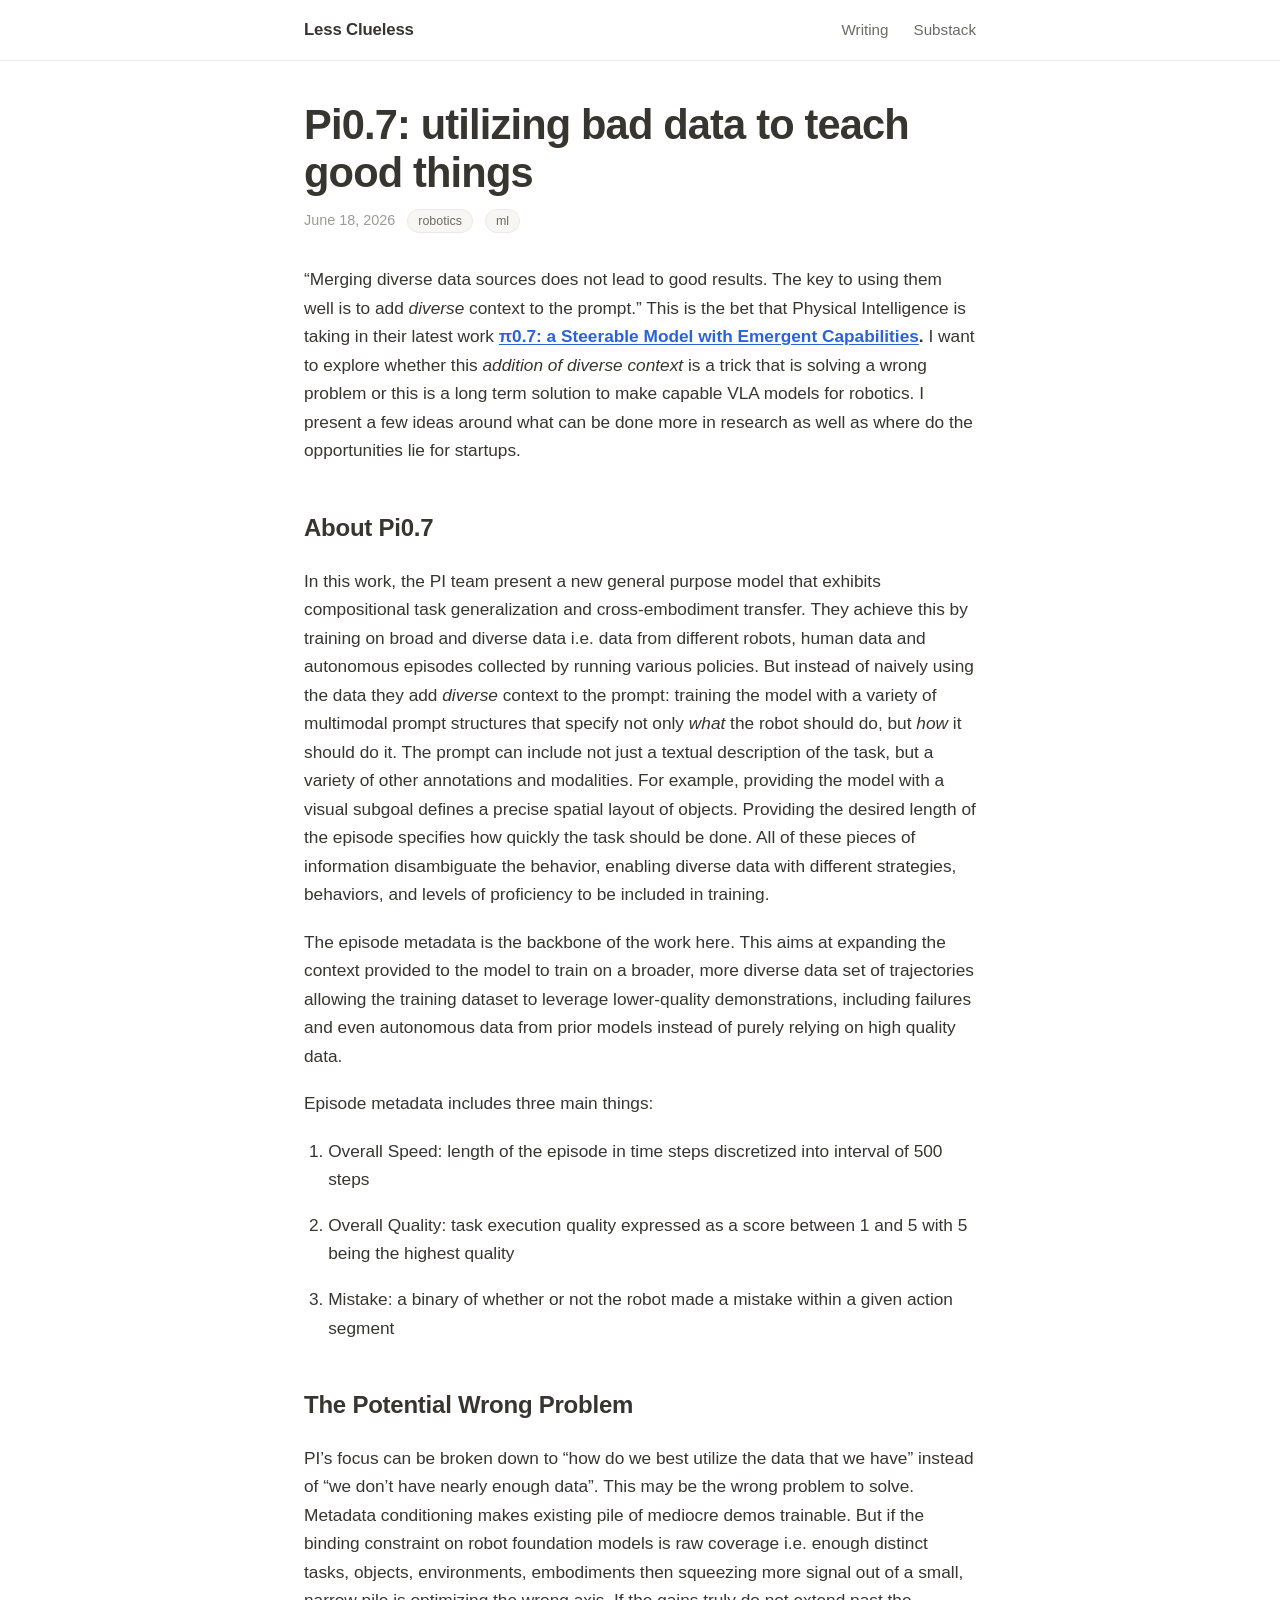
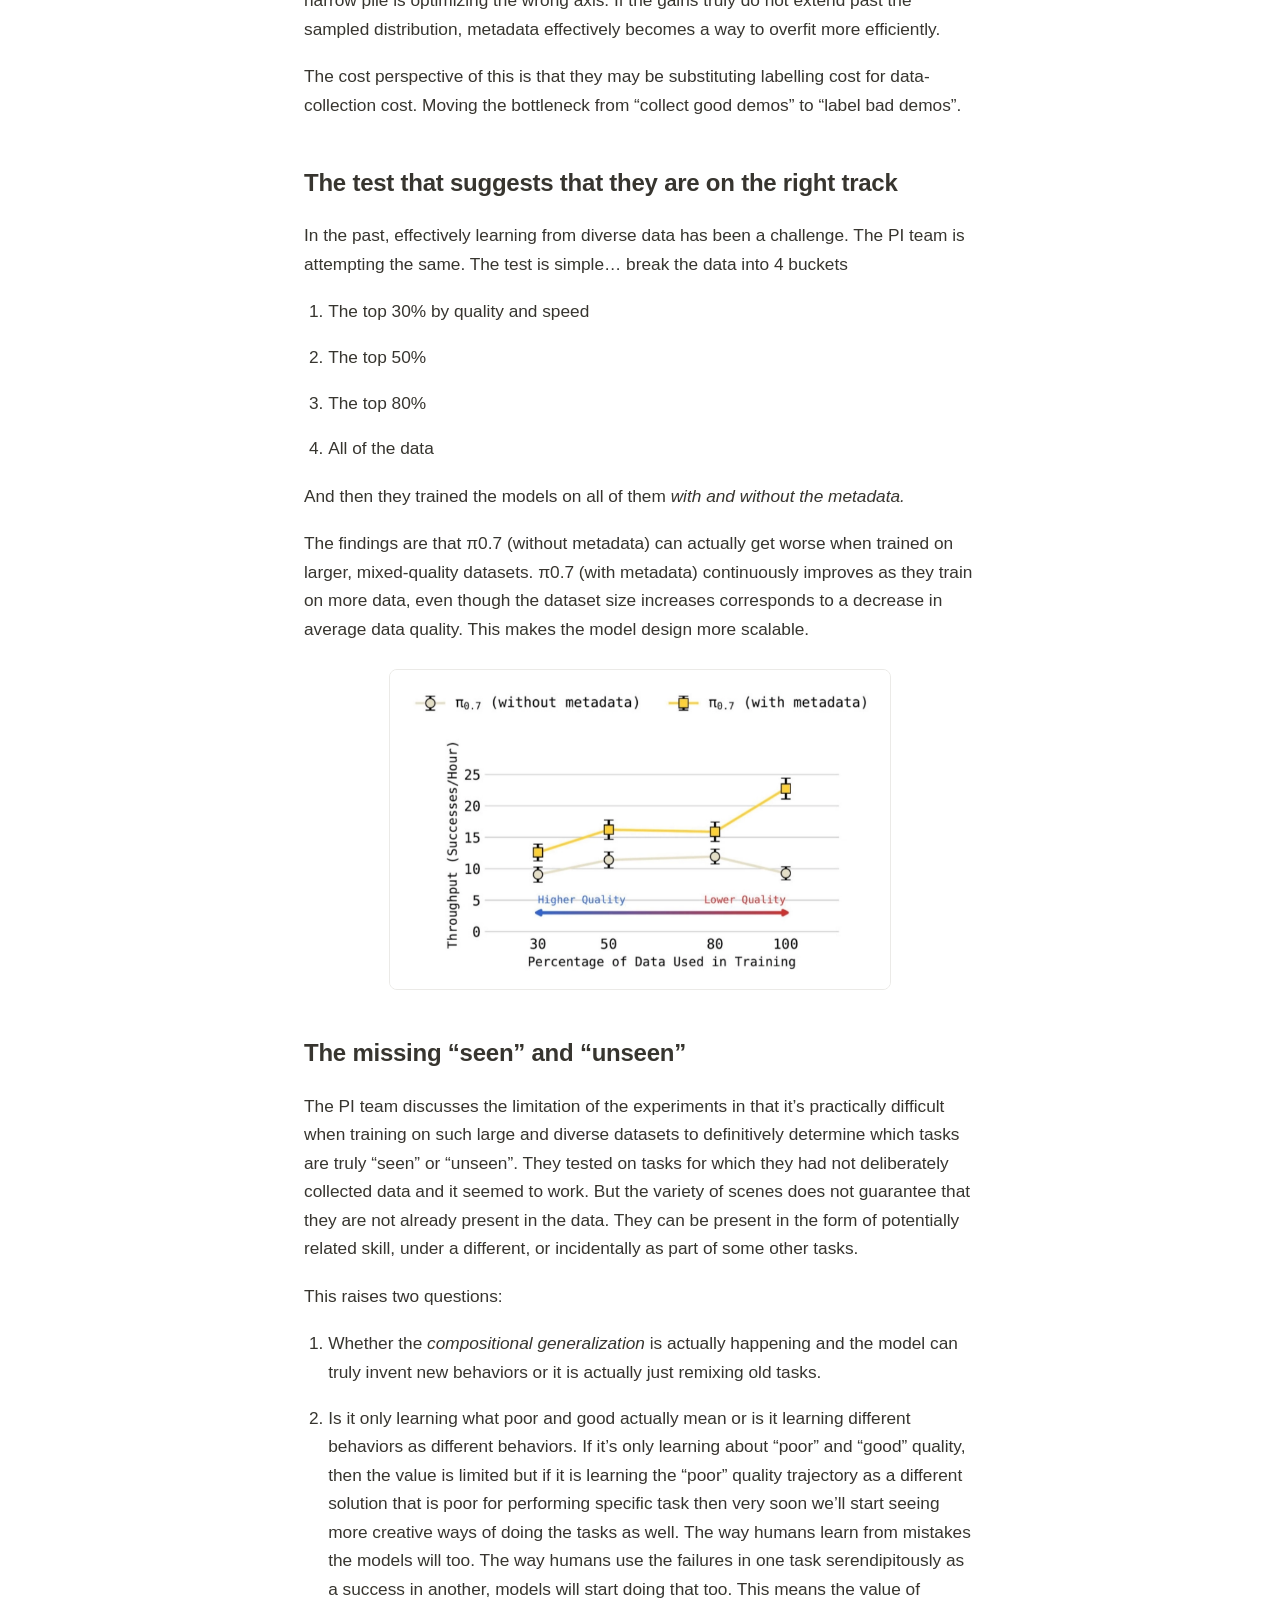
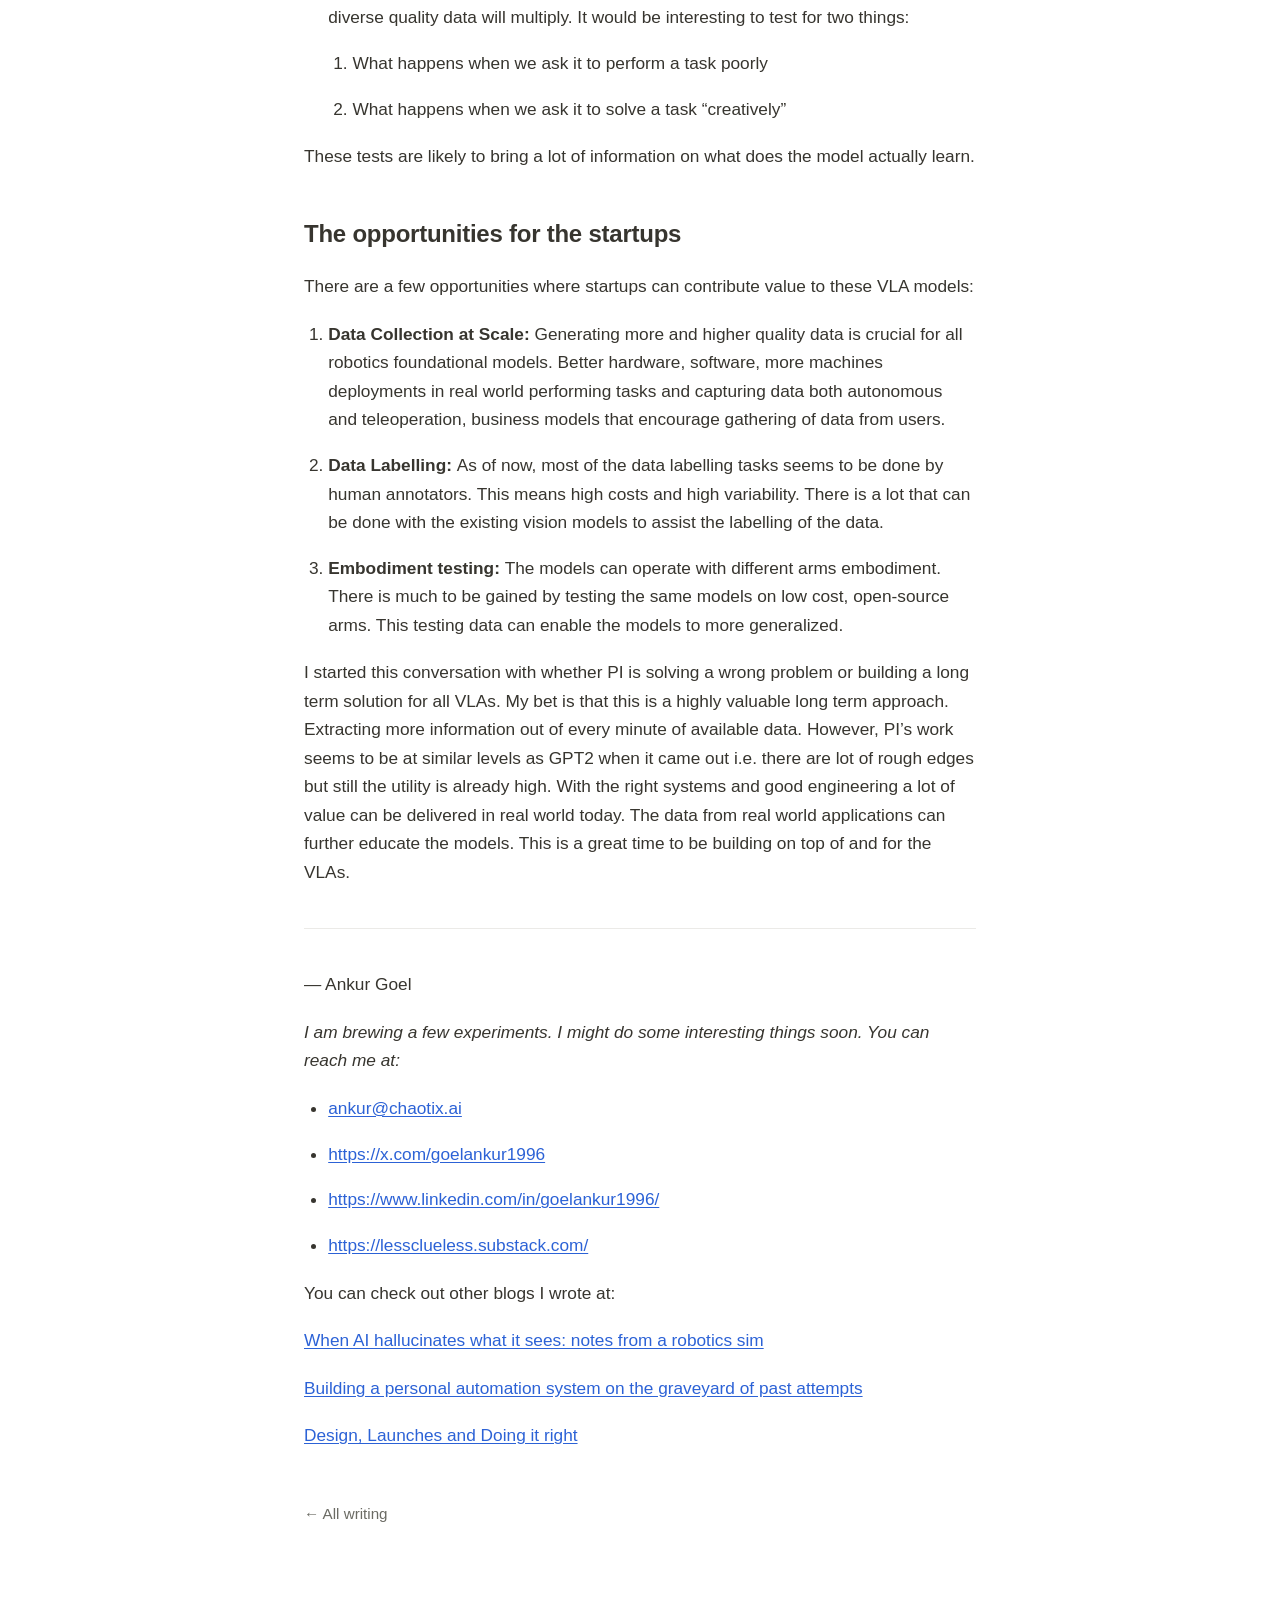
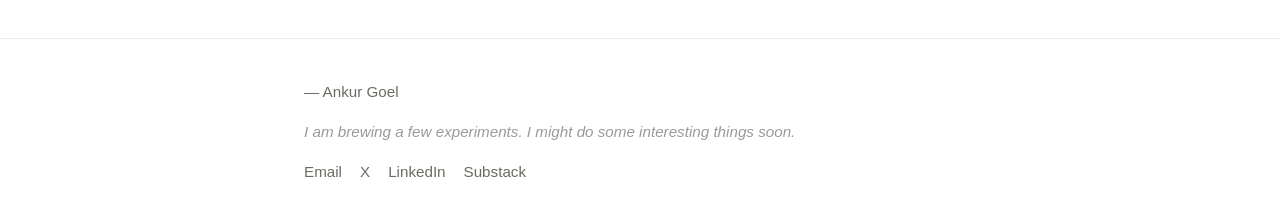
<file: posts/pi07-bad-data-good-things.html>
<!DOCTYPE html>
<html lang="en">
<head>
<meta charset="utf-8">
<meta name="viewport" content="width=device-width, initial-scale=1">
<title>Pi0.7: utilizing bad data to teach good things</title>
<meta name="description" content="How π0.7 turns failures and low-quality demos into training signal by labelling them honestly, and whether that&#x27;s a lasting paradigm or a stopgap solution.">
<link rel="canonical" href="https://lessclueless.me/posts/pi07-bad-data-good-things.html">
<meta property="og:title" content="Pi0.7: utilizing bad data to teach good things">
<meta property="og:description" content="How π0.7 turns failures and low-quality demos into training signal by labelling them honestly, and whether that&#x27;s a lasting paradigm or a stopgap solution.">
<meta property="og:type" content="website">
<meta property="og:url" content="https://lessclueless.me/posts/pi07-bad-data-good-things.html">
<meta name="twitter:card" content="summary_large_image">
<link rel="icon" href="/assets/img/favicon.svg" type="image/svg+xml">
<link rel="stylesheet" href="/assets/css/style.css">
</head>
<body>
<header class="site-header"><div class="wrap">
  <a class="brand" href="/">Less Clueless</a>
  <nav class="nav">
    <a href="/">Writing</a>
    <a href="https://lessclueless.substack.com/">Substack</a>
  </nav>
</div></header>

<main class="wrap">
  <article class="article">
    <div class="article-header">
      <h1>Pi0.7: utilizing bad data to teach good things</h1>
      <div class="post-meta"><span>June 18, 2026</span><span class="tag">robotics</span><span class="tag">ml</span></div>
    </div>
    <div class="post-body"><p class="" dir="auto">“Merging diverse data sources does not lead to good results. The key to using them well is to add <em>diverse</em> context to the prompt.” This is the bet that Physical Intelligence is taking in their latest work <strong><a href="https://www.pi.website/blog/pi07">π0.7: a Steerable Model with Emergent Capabilities</a></strong><strong>. </strong>I want to explore whether this <em>addition of diverse context</em> is a trick that is solving a wrong problem or this is a long term solution to make capable VLA models for robotics. I present a few ideas around what can be done more in research as well as where do the opportunities lie for startups.</p><h2 class="" dir="auto">About Pi0.7</h2><p class="" dir="auto">In this work, the PI team present a new general purpose model that exhibits compositional task generalization and cross-embodiment transfer. They achieve this by training on broad and diverse data i.e. data from different robots, human data and autonomous episodes collected by running various policies. But instead of naively using the data they add <em>diverse</em> context to the prompt: training the model with a variety of multimodal prompt structures that specify not only <em>what</em> the robot should do, but <em>how</em> it should do it. The prompt can include not just a textual description of the task, but a variety of other annotations and modalities. For example, providing the model with a visual subgoal defines a precise spatial layout of objects. Providing the desired length of the episode specifies how quickly the task should be done. All of these pieces of information disambiguate the behavior, enabling diverse data with different strategies, behaviors, and levels of proficiency to be included in training. </p><p class="" dir="auto">The episode metadata is the backbone of the work here. This aims at expanding the context provided to the model to train on a broader, more diverse data set of trajectories allowing the training dataset to leverage lower-quality demonstrations, including failures and even autonomous data from prior models instead of purely relying on high quality data.</p><p class="" dir="auto">Episode metadata includes three main things:</p><ol type="1" class="numbered-list" start="1" dir="auto"><li>Overall Speed: length of the episode in time steps discretized into interval of 500 steps</li></ol><ol type="1" class="numbered-list" start="2" dir="auto"><li>Overall Quality: task execution quality expressed as a score between 1 and 5 with 5 being the highest quality</li></ol><ol type="1" class="numbered-list" start="3" dir="auto"><li>Mistake: a binary of whether or not the robot made a mistake within a given action segment</li></ol><h2 class="" dir="auto">The Potential Wrong Problem</h2><p class="" dir="auto">PI’s focus can be broken down to “how do we best utilize the data that we have” instead of “we don’t have nearly enough data”. This may be the wrong problem to solve. Metadata conditioning makes existing pile of mediocre demos trainable. But if the binding constraint on robot foundation models is raw coverage i.e. enough distinct tasks, objects, environments, embodiments then squeezing more signal out of a small, narrow pile is optimizing the wrong axis. If the gains truly do not extend past the sampled distribution, metadata effectively becomes a way to overfit more efficiently. </p><p class="" dir="auto">The cost perspective of this is that they may be substituting labelling cost for data-collection cost. Moving the bottleneck from “collect good demos” to “label bad demos”.  </p><h2 class="" dir="auto">The test that suggests that they are on the right track</h2><p class="" dir="auto">In the past, effectively learning from diverse data has been a challenge. The PI team is attempting the same. The test is simple… break the data into 4 buckets </p><ol type="1" class="numbered-list" start="1" dir="auto"><li>The top 30% by quality and speed</li></ol><ol type="1" class="numbered-list" start="2" dir="auto"><li>The top 50%</li></ol><ol type="1" class="numbered-list" start="3" dir="auto"><li>The top 80%</li></ol><ol type="1" class="numbered-list" start="4" dir="auto"><li>All of the data</li></ol><p class="" dir="auto">And then they trained the models on all of them <em>with and without the metadata. </em></p><p class="" dir="auto">The findings are that π0.7 (without metadata) can actually get worse when trained on larger, mixed-quality datasets. π0.7 (with metadata) continuously improves as they train on more data, even though the dataset size increases corresponds to a decrease in average data quality. This makes the model design more scalable. </p><figure class="image" dir="ltr"><a href="/assets/img/pi07-bad-data-good-things/42f71654-e19a-49f1-8a30-31fc65037c2f.png"><img style="width:502.9482071713147px" src="/assets/img/pi07-bad-data-good-things/42f71654-e19a-49f1-8a30-31fc65037c2f.png"/></a></figure><h2 class="" dir="auto">The missing “seen” and “unseen”</h2><p class="" dir="auto">The PI team discusses the limitation of the experiments in that it’s practically difficult when training on such large and diverse datasets to definitively determine which tasks are truly “seen” or “unseen”. They tested on tasks for which they had not deliberately collected data and it seemed to work. But the variety of scenes does not guarantee that they are not already present in the data. They can be present in the form of potentially related skill, under a different, or incidentally as part of some other tasks. </p><p class="" dir="auto">This raises two questions:</p><ol type="1" class="numbered-list" start="1" dir="auto"><li>Whether the <em>compositional generalization </em>is actually happening and the model can truly invent new behaviors or it is actually just remixing old tasks. </li></ol><ol type="1" class="numbered-list" start="2" dir="auto"><li>Is it only learning what poor and good actually mean or is it learning different behaviors as different behaviors. If it’s only learning about “poor” and “good” quality, then the value is limited but if it is learning the “poor” quality trajectory as a different solution that is poor for performing specific task then very soon we’ll start seeing more creative ways of doing the tasks as well. The way humans learn from mistakes the models will too. The way humans use the failures in one task serendipitously as a success in another, models will start doing that too. This means the value of diverse quality data will multiply. It would be interesting to test for two things: <ol type="1" class="numbered-list" start="1" dir="auto"><li>What happens when we ask it to perform a task poorly</li></ol><ol type="1" class="numbered-list" start="2" dir="auto"><li>What happens when we ask it to solve a task “creatively” </li></ol></li></ol><p class="" dir="auto">These tests are likely to bring a lot of information on what does the model actually learn. </p><h2 class="" dir="auto">The opportunities for the startups</h2><p class="" dir="auto">There are a few opportunities where startups can contribute value to these VLA models: </p><ol type="1" class="numbered-list" start="1" dir="auto"><li><strong>Data Collection at Scale: </strong>Generating more and higher quality data is crucial for all robotics foundational models. Better hardware, software, more machines deployments in real world performing tasks and capturing data both autonomous and teleoperation, business models that encourage gathering of data from users.</li></ol><ol type="1" class="numbered-list" start="2" dir="auto"><li><strong>Data Labelling: </strong>As of now, most of the data labelling tasks seems to be done by human annotators. This means high costs and high variability. There is a lot that can be done with the existing vision models to assist the labelling of the data. </li></ol><ol type="1" class="numbered-list" start="3" dir="auto"><li><strong>Embodiment testing: </strong>The models can operate with different arms embodiment. There is much to be gained by testing the same models on low cost, open-source arms. This testing data can enable the models to more generalized.</li></ol><p class="" dir="auto">I started this conversation with whether PI is solving a wrong problem or building a long term solution for all VLAs. My bet is that this is a highly valuable long term approach. Extracting more information out of every minute of available data. However, PI’s work seems to be at similar levels as GPT2 when it came out i.e. there are lot of rough edges but still the utility is already high. With the right systems and good engineering a lot of value can be delivered in real world today. The data from real world applications can further educate the models. This is a great time to be building on top of and for the VLAs.</p><hr dir="auto"/><p class="" dir="auto">— Ankur Goel</p><p class="" dir="auto"><em>I am brewing a few experiments. I might do some interesting things soon. You can reach me at:</em></p><ul class="bulleted-list" dir="auto"><li style="list-style-type:disc"><a href="mailto:ankur@chaotix.ai">ankur@chaotix.ai</a></li></ul><ul class="bulleted-list" dir="auto"><li style="list-style-type:disc"><a href="https://x.com/goelankur1996">https://x.com/goelankur1996</a></li></ul><ul class="bulleted-list" dir="auto"><li style="list-style-type:disc"><a href="https://www.linkedin.com/in/goelankur1996/">https://www.linkedin.com/in/goelankur1996/</a></li></ul><ul class="bulleted-list" dir="auto"><li style="list-style-type:disc"><a href="https://lessclueless.substack.com/">https://lessclueless.substack.com/</a></li></ul><p class="" dir="auto">You can check out other blogs I wrote at:</p><p class="" dir="auto"><a href="/posts/ai-hallucinates-robotics-sim.html">When AI hallucinates what it sees: notes from a robotics sim</a></p><p class="" dir="auto"><a href="/posts/personal-automation-system.html">Building a personal automation system on the graveyard of past attempts</a></p><p class="" dir="auto"><a href="/posts/design-launches-doing-it-right.html">Design, Launches and Doing it right</a></p></div>
    <a class="back-link" href="/">← All writing</a>
  </article>
</main>

<footer class="site-footer"><div class="wrap">
  <div>— Ankur Goel</div>
  <p><em>I am brewing a few experiments. I might do some interesting things soon.</em></p>
  <ul class="socials"><li><a href="mailto:ankur@chaotix.ai">Email</a></li><li><a href="https://x.com/goelankur1996">X</a></li><li><a href="https://www.linkedin.com/in/goelankur1996/">LinkedIn</a></li><li><a href="https://lessclueless.substack.com/">Substack</a></li></ul>
</div></footer>
</body>
</html>
</file>
<file: assets/css/style.css>
/* Less Clueless — site styles
   Notion-inspired reading layout, responsive, extensible. */

:root {
  --text: #37352f;
  --text-muted: #6b6b64;
  --text-faint: #9b9a97;
  --bg: #ffffff;
  --bg-subtle: #f7f6f3;
  --border: #ebeae7;
  --accent: #2b2a27;
  --link: #2c62d6;
  --max-width: 720px;
  --font-sans: -apple-system, BlinkMacSystemFont, "Segoe UI", "Inter",
    Helvetica, Arial, sans-serif;
  --font-serif: "Iowan Old Style", "Charter", Georgia, serif;
  --radius: 8px;
}

@media (prefers-color-scheme: dark) {
  :root {
    --text: #e6e5e2;
    --text-muted: #a3a29d;
    --text-faint: #78776f;
    --bg: #191919;
    --bg-subtle: #202020;
    --border: #2f2f2c;
    --accent: #f2f1ee;
    --link: #6f9bff;
  }
}

* { box-sizing: border-box; }

html { -webkit-text-size-adjust: 100%; scroll-behavior: smooth; }

body {
  margin: 0;
  font-family: var(--font-sans);
  color: var(--text);
  background: var(--bg);
  line-height: 1.65;
  font-size: 18px;
  -webkit-font-smoothing: antialiased;
  text-rendering: optimizeLegibility;
}

.wrap {
  max-width: var(--max-width);
  margin: 0 auto;
  padding: 0 24px;
}

/* ---------- Header / nav ---------- */
.site-header {
  border-bottom: 1px solid var(--border);
  position: sticky;
  top: 0;
  background: color-mix(in srgb, var(--bg) 88%, transparent);
  backdrop-filter: saturate(180%) blur(10px);
  z-index: 10;
}
.site-header .wrap {
  display: flex;
  align-items: center;
  justify-content: space-between;
  height: 60px;
}
.brand {
  font-weight: 700;
  font-size: 1.05rem;
  letter-spacing: -0.01em;
  text-decoration: none;
  color: var(--text);
}
.nav a {
  color: var(--text-muted);
  text-decoration: none;
  margin-left: 20px;
  font-size: 0.95rem;
}
.nav a:hover { color: var(--text); }

/* ---------- Hero (home) ---------- */
.hero { padding: 64px 0 24px; }
.hero h1 {
  font-size: clamp(2rem, 6vw, 2.9rem);
  line-height: 1.1;
  letter-spacing: -0.02em;
  margin: 0 0 12px;
  font-weight: 700;
}
.hero .tagline { font-size: 1.2rem; color: var(--text-muted); margin: 0 0 18px; }
.hero .intro { color: var(--text-muted); max-width: 60ch; }

/* ---------- Post list ---------- */
.section-label {
  text-transform: uppercase;
  letter-spacing: 0.08em;
  font-size: 0.75rem;
  color: var(--text-faint);
  font-weight: 600;
  margin: 48px 0 8px;
}
.post-list { list-style: none; padding: 0; margin: 0 0 48px; }
.post-item {
  padding: 22px 0;
  border-bottom: 1px solid var(--border);
}
.post-item:last-child { border-bottom: none; }
.post-item a.post-title {
  font-size: 1.35rem;
  font-weight: 600;
  letter-spacing: -0.01em;
  text-decoration: none;
  color: var(--text);
  display: inline-block;
  margin-bottom: 4px;
}
.post-item a.post-title:hover { color: var(--link); }
.post-item .post-desc { color: var(--text-muted); margin: 4px 0 8px; font-size: 1rem; }
.post-meta { font-size: 0.85rem; color: var(--text-faint); display: flex; gap: 12px; flex-wrap: wrap; }
.tag {
  background: var(--bg-subtle);
  border: 1px solid var(--border);
  border-radius: 20px;
  padding: 1px 10px;
  font-size: 0.78rem;
  color: var(--text-muted);
}

/* ---------- Article ---------- */
.article { padding: 40px 0 24px; }
.article-header { margin-bottom: 32px; }
.article-header h1 {
  font-size: clamp(1.9rem, 5vw, 2.6rem);
  line-height: 1.15;
  letter-spacing: -0.02em;
  margin: 0 0 12px;
  font-weight: 700;
}
.article-header .post-meta { font-size: 0.9rem; }
.back-link {
  display: inline-block;
  margin: 32px 0 24px;
  color: var(--text-muted);
  text-decoration: none;
  font-size: 0.95rem;
}
.back-link:hover { color: var(--text); }

.post-body { font-size: 1.08rem; }
.post-body p { margin: 1.1em 0; }
.post-body h2 {
  font-size: 1.5rem; margin: 1.8em 0 0.4em; letter-spacing: -0.01em; font-weight: 650;
}
.post-body h3 { font-size: 1.2rem; margin: 1.5em 0 0.3em; font-weight: 600; }
.post-body a { color: var(--link); text-decoration: underline; text-underline-offset: 2px; }
.post-body ul, .post-body ol { padding-left: 1.4em; margin: 1em 0; }
.post-body li { margin: 0.35em 0; }
.post-body img {
  max-width: 100%;
  height: auto;
  border-radius: var(--radius);
  display: block;
  margin: 1.5em auto;
  border: 1px solid var(--border);
}
.post-body figure { margin: 1.5em 0; }
.post-body figcaption { font-size: 0.85rem; color: var(--text-faint); text-align: center; margin-top: 6px; }
.post-body blockquote {
  border-left: 3px solid var(--border);
  margin: 1.4em 0;
  padding: 0.2em 0 0.2em 1.1em;
  color: var(--text-muted);
}
.post-body pre {
  background: var(--bg-subtle);
  border: 1px solid var(--border);
  border-radius: var(--radius);
  padding: 16px;
  overflow-x: auto;
  font-size: 0.9rem;
}
.post-body code {
  background: var(--bg-subtle);
  padding: 2px 5px;
  border-radius: 4px;
  font-size: 0.9em;
}
.post-body pre code { background: none; padding: 0; }
.post-body hr { border: none; border-top: 1px solid var(--border); margin: 2.4em 0; }
.post-body video { max-width: 100%; border-radius: var(--radius); display: block; margin: 1.5em auto; }
.post-body table { border-collapse: collapse; width: 100%; margin: 1.4em 0; font-size: 0.95rem; }
.post-body th, .post-body td { border: 1px solid var(--border); padding: 8px 12px; text-align: left; }
.post-body th { background: var(--bg-subtle); }

/* ---------- Footer ---------- */
.site-footer {
  border-top: 1px solid var(--border);
  margin-top: 64px;
  padding: 40px 0;
  color: var(--text-muted);
  font-size: 0.95rem;
}
.site-footer .socials { display: flex; gap: 18px; flex-wrap: wrap; margin: 12px 0 0; padding: 0; list-style: none; }
.site-footer .socials a { color: var(--text-muted); text-decoration: none; }
.site-footer .socials a:hover { color: var(--text); text-decoration: underline; }
.site-footer em { color: var(--text-faint); }

@media (max-width: 600px) {
  body { font-size: 17px; }
  .hero { padding: 40px 0 16px; }
  .wrap { padding: 0 18px; }
}
</file>
